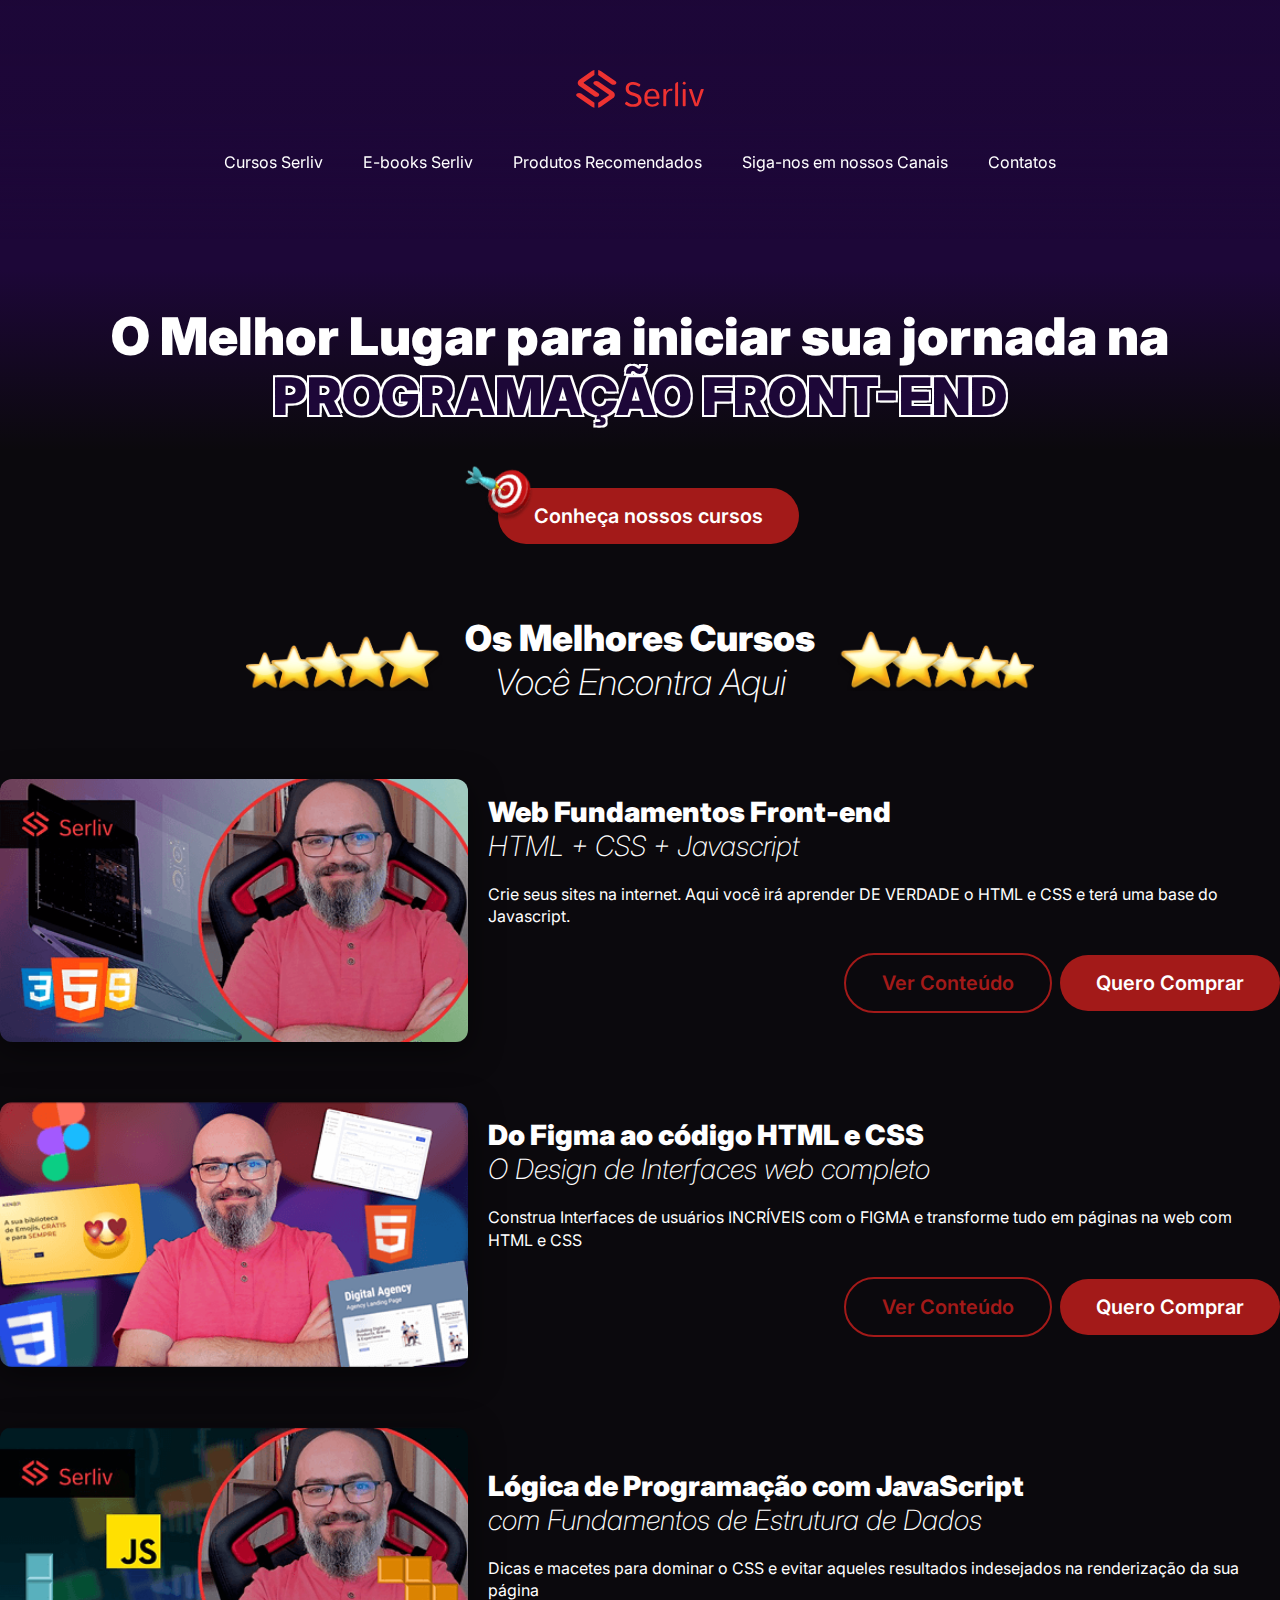
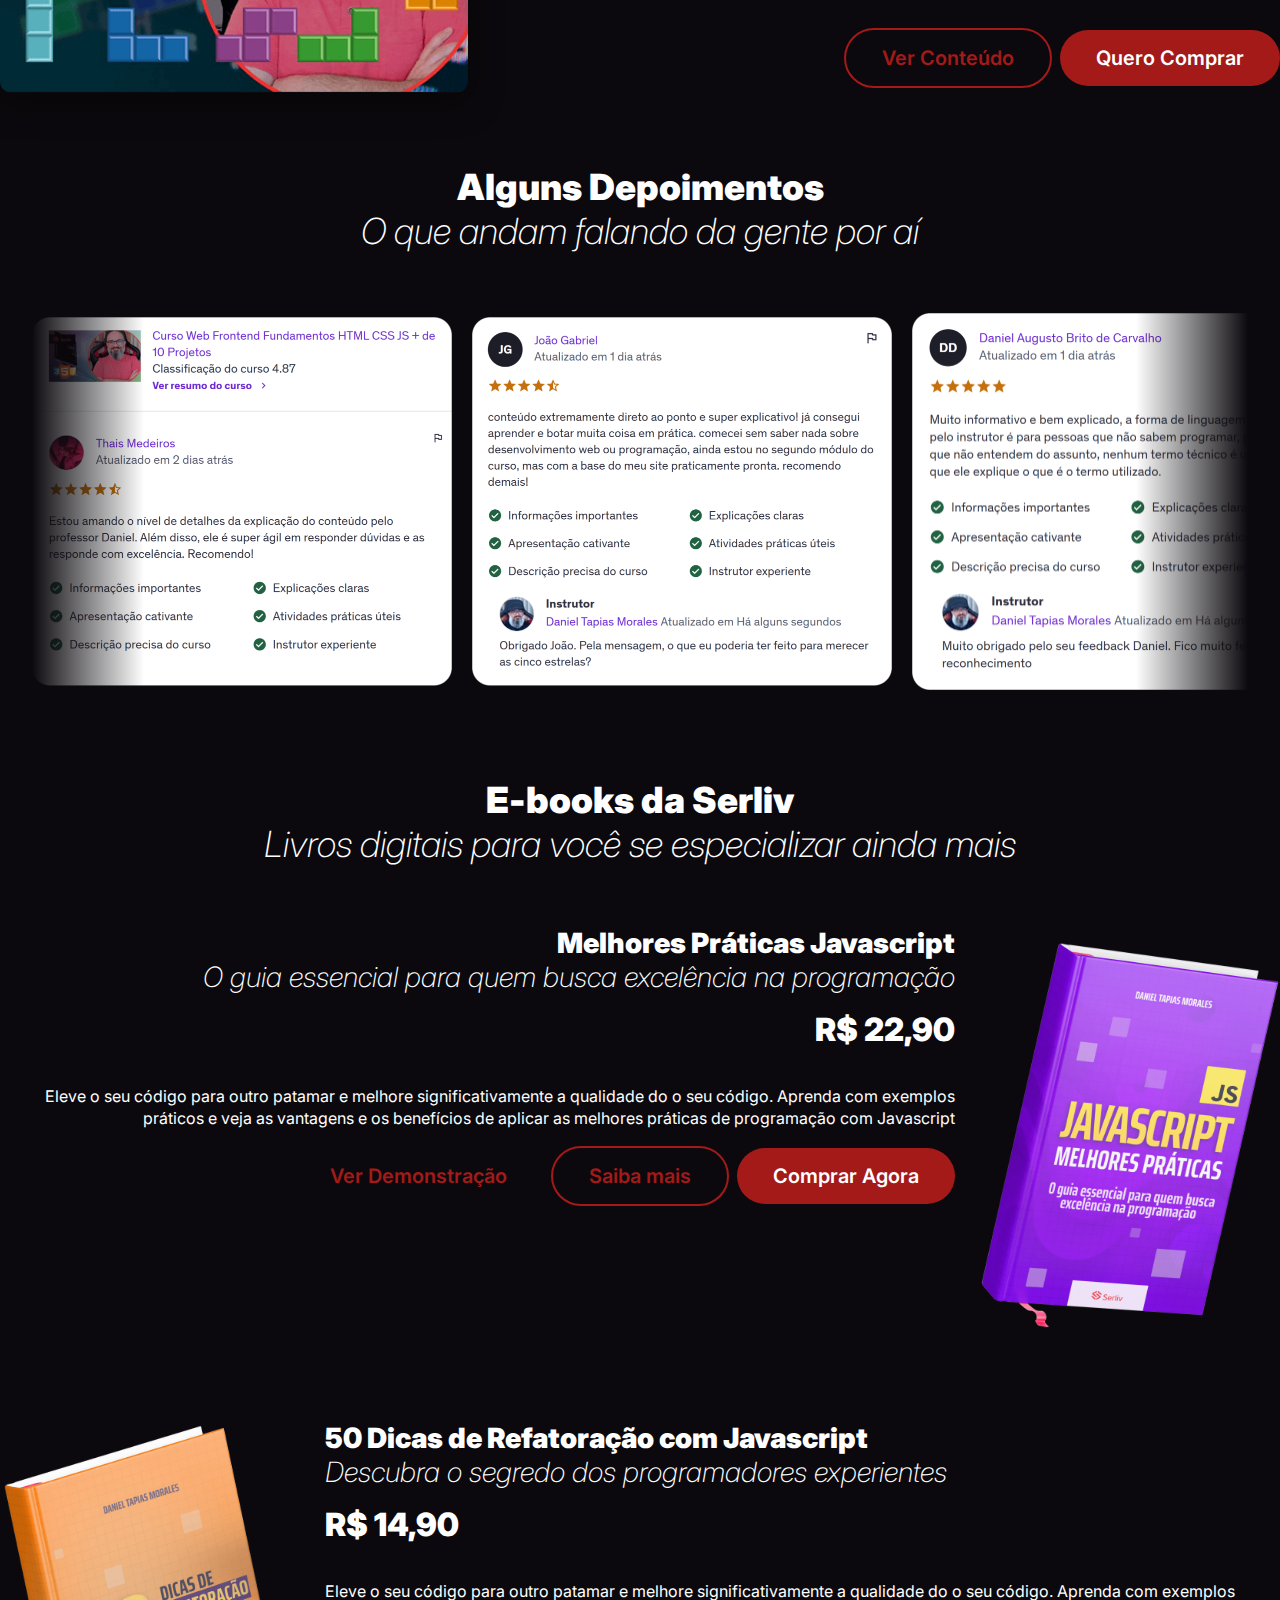
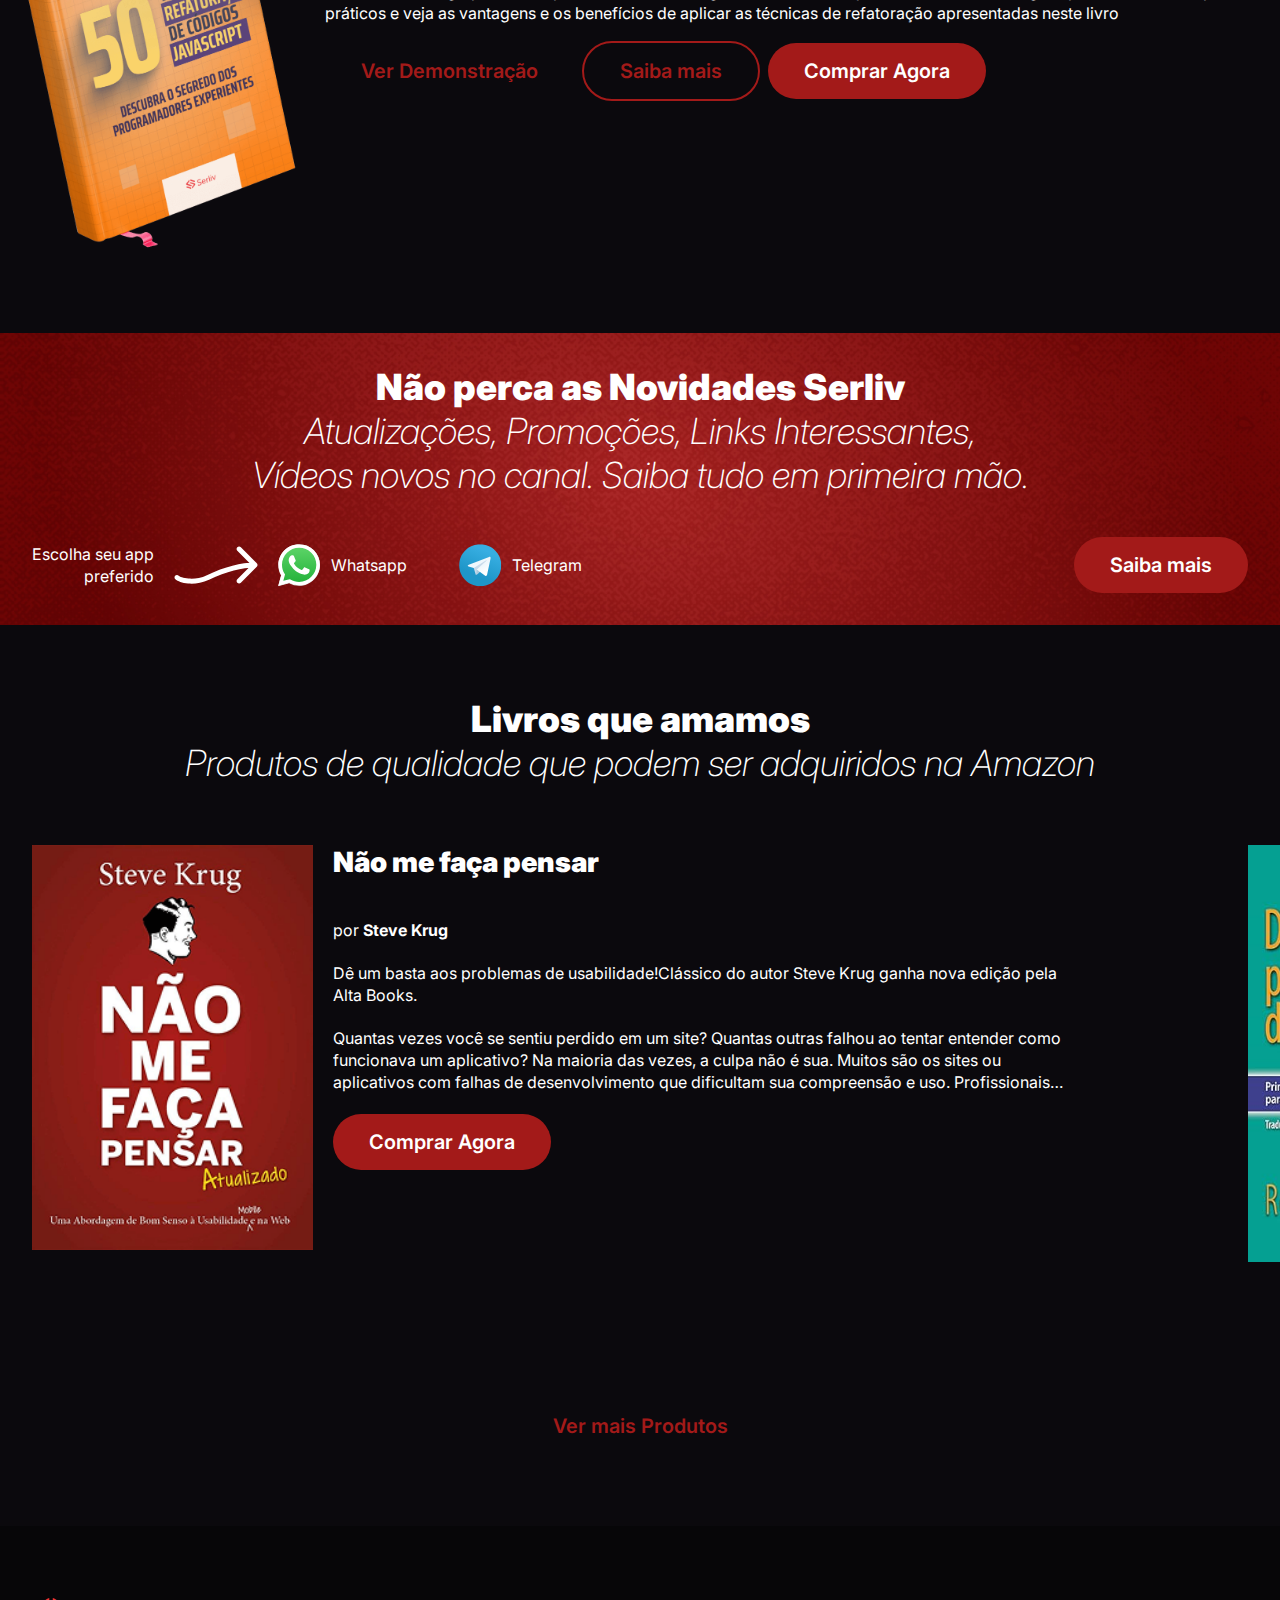
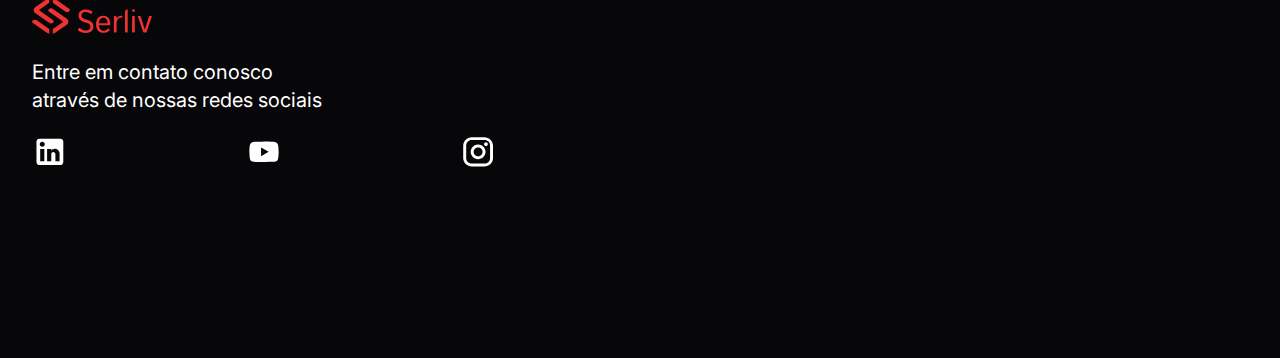
<file: index.html>
<!DOCTYPE html>
<html lang="pt-br">

<head>
    <meta charset="UTF-8">
    <meta name="viewport" content="width=device-width, initial-scale=1.0">
    <title>Serliv: Cursos e E-books de Programação Front-end</title>
    <meta name="description"
        content="Aprenda programação Front-end com os melhores cursos e e-books da Serliv. Domine HTML, CSS, JavaScript e Figma. Comece sua jornada agora!">
    <meta name="keywords"
        content="programação front-end, cursos front-end, e-books programação, HTML, CSS, JavaScript, Figma, desenvolvimento web, Serliv">
    <meta name="author" content="Serliv">
    <meta name="robots" content="index, follow">
    <link rel="canonical" href="https://serliv.com/index.html">

    <meta property="og:title" content="Serliv: Cursos e E-books de Programação Front-end">
    <meta property="og:description"
        content="Aprenda programação Front-end com os melhores cursos e e-books da Serliv. Domine HTML, CSS, JavaScript e Figma. Comece sua jornada agora!">
    <meta property="og:image" content="/images/serliv-og-image.png">
    <meta property="og:url" content="https://serliv.com/index.html">
    <meta property="og:type" content="website">


    <link rel="preconnect" href="https://fonts.googleapis.com">
    <link rel="preconnect" href="https://fonts.gstatic.com" crossorigin>
    <link
        href="https://fonts.googleapis.com/css2?family=Inter:ital,opsz,wght@0,14..32,100..900;1,14..32,100..900&display=swap"
        rel="stylesheet">

    <link rel="stylesheet" href="styles/estilo.css">

    <link rel="icon" href="/favicon.svg" type="image/svg+xml">
</head>

<body class="no-js" id="topo">

    <div class="logoicon md-hide">
        <div class="logoicon__logo"><a href="#"><img src="images/logo-serliv.svg" alt="Serliv Logotipo"></a></div>

        <a href="#" aria-hidden="true" role="button" tabIndex='-1'>
            <img src="images/menu-icon.svg" alt="menu icon" tabIndex='-1'>
        </a>
    </div>

    <header class="header">
        <div class="container">

            <div class="logoicon__logo sm-hide md-show"><a href="#"><img src="images/logo-serliv.svg"
                        alt="Serliv Logotipo"></a></div>

            <nav class="nav-menu">
                <ul>
                    <li><a href="#courses">Cursos Serliv</a></li>
                    <li><a href="#ebooks">E-books Serliv</a></li>
                    <li><a href="#amazon">Produtos Recomendados</a></li>
                    <li><a href="#channels">Siga-nos em nossos Canais</a></li>
                    <li><a href="#socialmedia">Contatos</a></li>
                </ul>
            </nav>
        </div>
    </header>

    <main>

        <section class="hero">
            <div class="container container-max-width">
                <h1 class="hero__title">O Melhor Lugar para iniciar sua jornada na <span
                        class="hero__title--upper">Programação <span class="no-wrap">Front-end</span></span></h1>
                <div><a href="#courses" class="btn hero__cta">Conheça nossos cursos</a></div>
            </div>
        </section>

        <section class="courses container container-max-width" id="courses">
            <div class="courses__title">
                <h2 class="h2">Os Melhores Cursos <span class="title--thin"> Você Encontra Aqui</span></h2>
            </div>
            <div class="courses__list">
                <article class="courses__card">
                    <img loading="lazy" src="images/cursos/curso-web-fundamentos.png" alt="" class="courses__card__img">

                    <div class="courses__card__content">
                        <h3 class="h3">Web Fundamentos Front-end <span class="title--thin">HTML + CSS +
                                Javascript</span> </h3>
                        <p>Crie seus sites na internet. Aqui você irá aprender DE VERDADE o HTML e CSS e terá uma base
                            do Javascript.</p>

                        <div class="courses__card__ctas">
                            <a href="https://www.udemy.com/course/curso-web-design-fundamentos-aprenda-html-css-e-javascript/?referralCode=B36B674DD7452AB44C7A&couponCode=CP-DESC-20250331"
                                class="btn btn--stroke">Ver Conteúdo</a>
                            <a href="https://www.udemy.com/course/curso-web-design-fundamentos-aprenda-html-css-e-javascript/?referralCode=B36B674DD7452AB44C7A&couponCode=CP-DESC-20250331"
                                class="btn">Quero Comprar</a>
                        </div>
                    </div>
                </article>

                <article class="courses__card">
                    <img loading="lazy" src="images/cursos/curso-figma-html-css.png" alt="" class="courses__card__img">

                    <div class="courses__card__content">

                        <h3 class="h3">Do Figma ao código HTML e CSS <span class="title--thin">O Design de Interfaces
                                web
                                completo</span>
                        </h3>
                        <p>Construa Interfaces de usuários INCRÍVEIS com o FIGMA e transforme tudo em páginas na web com
                            HTML e CSS</p>
                        <div class="courses__card__ctas">
                            <a href="https://www.udemy.com/course/curso-do-figma-ao-codigo-o-design-da-interface-web-completo/?referralCode=AA0F15781CD612D52A6D&couponCode=CP-DESC-20250331"
                                class="btn btn--stroke">Ver Conteúdo</a>
                            <a href="https://www.udemy.com/course/curso-do-figma-ao-codigo-o-design-da-interface-web-completo/?referralCode=AA0F15781CD612D52A6D&couponCode=CP-DESC-20250331"
                                class="btn">Quero Comprar</a>
                        </div>
                    </div>
                </article>
                <article class="courses__card">
                    <img loading="lazy" src="images/cursos/curso-logica-javascript.png" alt=""
                        class="courses__card__img">

                    <div class="courses__card__content">
                        <h3></h3>
                        <p></p>
                        <h3 class="h3">Lógica de Programação com JavaScript <span class="title--thin">com Fundamentos de
                                Estrutura de Dados</span>
                        </h3>
                        <p>Dicas e macetes para dominar o CSS e evitar aqueles resultados indesejados na renderização da
                            sua página</p>
                        <div class="courses__card__ctas">
                            <a href="https://www.udemy.com/course/logica-de-programacao-com-javascript-iniciando-no-frontend/?referralCode=90E65511BF3E1196B084&couponCode=CP-DESC-20250331"
                                class="btn btn--stroke">Ver Conteúdo</a>
                            <a href="https://www.udemy.com/course/logica-de-programacao-com-javascript-iniciando-no-frontend/?referralCode=90E65511BF3E1196B084&couponCode=CP-DESC-20250331"
                                class="btn">Quero Comprar</a>
                        </div>
                    </div>
                </article>
            </div>
        </section>

        <section class="testimonials">
            <div class="container">
                <h2 class="h2">Alguns Depoimentos <span class="title--thin">O que andam falando da gente por aí</span>
                </h2>
            </div>

            <section class="testimonials__carousel">
                <div class="testimonials__carousel__wrapper" tabindex="-1">
                    <img loading="lazy" src="images/depoimentos/depoimento01.png"
                        alt="Thais Medeiros - Estou amando o nivel de detalhes da explicagao do contetido pelo
                    professor Daniel. Além disso, ele é super agil em responder duvidas e as responde com exceléncia. Recomendo!">
                    <img loading="lazy" src="images/depoimentos/depoimento02.png" alt="Joao Gabriel - conteudo extremamente direto ao ponto e super explicativo! ja consegui                         aprender e botar muita coisa em pratica. comecei sem saber nada sobre
                        desenvolvimento web ou programagao, ainda estou no segundo médulo do curso, mas com a base do meu site praticamente pronta. recomendo
                        demais!">
                    <img loading="lazy" src="images/depoimentos/depoimento03.png" alt="Daniel Augusto Brito de Carvalho - Muito informativo e bem explicado, a forma de linguagem utilizada
                    pelo instrutor é para pessoas que nao sabem programar, para pessoas que nao entendem do assunto, nenhum termo técnico é utilizado sem
                    que ele explique o que é 0 termo utilizado.">
                    <img loading="lazy" src="images/depoimentos/depoimento04.png" alt="Aleandro Souza Silva - De cursos que ja fiz aqui, esse esta sendo um dos melhores, a didatica do
                        curso é excelente, realmente nao imaginava que eu iria entender bastante
                        conteudo em tao pouco tempo de estudo.show">
                    <img loading="lazy" src="images/depoimentos/depoimento05.png" alt="Jos Carlos Dos Santos - O professor tem uma otima didatica para ensinar, quem nao aprender com ele
                    nao aprende com mais ninguém, pois ele explica tudo de forma minuciosa e não basta assistir e fazer o curso uma Unica vez , faga e refaga tudo do zero até
                    aprender ! vocé compreender nao significa que vocé aprendeu !! Otimo curso por
                    um valor insignificante que sorte os jovens de hoje em dia tem">
                    <img loading="lazy" src="images/depoimentos/depoimento06.png" alt="Danilo Cesar Do Prado - Para quem nao sabe nada (tipo eu) estou achando bom, mas légico
                        que assistindo, fazendo os exercicios propostos em aula e tento fazer
                        alguns extras fora do curso">
                    <img loading="lazy" src="images/depoimentos/depoimento07.png" alt="Aleandro Souza Silva - De cursos que ja fiz aqui, esse esta sendo um dos melhores, a didatica do
                    curso é excelente, realmente nao imaginava que eu iria entender bastante
                    conteudo em tao pouco tempo de estudo.show">
                    <img loading="lazy" src="images/depoimentos/depoimento08.png" alt="Jhone Silva Osorio - Eu nunca imaginei, que seria tao gratificante estudar programagao, esta
                        sendo uma experiéncia extraordinaria.">
                </div>
            </section>
        </section>

        <section class="books container container-max-width" id="ebooks">
            <h2 class="h2">E-books da Serliv <span class="title--thin"> Livros digitais para você se especializar ainda
                    mais</span></h2>

            <div class="books__list">
                <article class="books__card">

                    <img src="images/livros/melhorias-js.png" srcset="
    images/livros/melhorias-js.png 199w,
    images/livros/melhorias-js-4x.png 794w" sizes="(min-width: 64rem) 49rem, 12.43rem" alt="" class="books__card__img"
                        loading="lazy" />


                    <div class="books__card__content">
                        <h3 class="h3">Melhores Práticas Javascript <span class="title--thin"> O guia essencial para
                                quem busca excelência na programação</span></h3>
                        <h4 class="books__card__price">R$ 22,90</h4>
                        <p>Eleve o seu código para outro patamar e melhore significativamente a qualidade do o seu
                            código. Aprenda com exemplos práticos e veja as vantagens e os benefícios de aplicar as
                            melhores práticas de programação com Javascript</p>

                        <div class="books__card__ctas">
                            <a href="https://drive.google.com/file/d/1xcwOqrZ287QyJivQ5qEngwfHOlJfB3HP/view?usp=sharing"
                                class="btn btn--ghost">Ver Demonstração</a>
                            <a href="melhores-praticas-js/" class="btn btn--stroke" target="_blank">Saiba mais</a>
                            <a href="https://pay.hotmart.com/W97225734H" class="btn">Comprar Agora</a>
                        </div>
                    </div>
                </article>

                <article class="books__card">

                    <img src="images/livros/refatoracao-js.png" srcset="
    images/livros/refatoracao-js.png 195w,
    images/livros/refatoracao-js-4x.png 776w" sizes="(min-width: 64rem) 49rem, 12.43rem" alt=""
                        class="books__card__img" loading="lazy" />

                    <div class="books__card__content">
                        <h3 class="h3">50 Dicas de Refatoração com Javascript <span class="title--thin"> Descubra o
                                segredo dos programadores experientes</span></h3>
                        <h4 class="books__card__price">R$ 14,90</h4>
                        <p>Eleve o seu código para outro patamar e melhore significativamente a qualidade do o seu
                            código. Aprenda com exemplos práticos e veja as vantagens e os benefícios de aplicar as
                            técnicas de refatoração apresentadas neste livro</p>

                        <div class="books__card__ctas">
                            <a href="https://drive.google.com/file/d/1yuLJ37psCx1CjL-WnVVq5V2GzcNn3WhU/view?usp=sharing"
                                class="btn btn--ghost">Ver Demonstração</a>
                            <a href="livro-refatoracao-javascript/" class="btn btn--stroke" target="_blank">Saiba
                                mais</a>
                            <a href="https://pay.hotmart.com/B92973901Y" class="btn">Comprar Agora</a>
                        </div>
                    </div>
                </article>
            </div>

        </section>

        <section class="news">
            <div id="channels"></div>
            <h2 class="h2">Não perca as Novidades Serliv <span class="title--thin">Atualizações, Promoções, Links
                    Interessantes, Vídeos novos no canal. Saiba tudo em primeira mão.</span></h2>
            <div class="news__content">
                <p class="news__disclaimer sm-sr-only">Escolha seu app <br> preferido</p>
                <img src="images/news-seta.svg" alt="" class="sm-hide md-show">
                <div class="news__whatsapp news_icon_btn">
                    <img src="images/whatsapp.svg" alt="Whatsapp logo">
                    <span class="sm-sr-only">Whatsapp</span>
                </div>
                <div class="news__Telegram news_icon_btn">
                    <img src="images/telegram.svg" alt="Telegram logo">
                    <span class="sm-sr-only">Telegram</span>
                </div>

                <a href="news/" class="btn" target="_blank">Saiba mais</a>
            </div>

        </section>

        <section class="books-others" id="amazon">
            <div class="container container-max-width">
                <h2 class="h2">Livros que amamos <span class="title--thin">Produtos de qualidade que podem ser
                        adquiridos na Amazon</span></h2>

            </div>
            <div class="books-others__carousel" data-carousel-indicators="book-others-indicators">
                <button class="carousel-btn prev sm-hide lg-show" data-carousel-prev>
                    <img src="images/arrow-carousel.png" alt="seta icon carrossel">
                </button>
                <div class="books-others__wrapper" data-carousel-wrapper>
                    <article class="books-others__card" data-carousel-items>
                        <img loading="lazy" src="images/livros/nao-me-faca-pensar.png"
                            alt="capa do livro não me faça pensar - Steve Krug" class="books-others__card__img">

                        <div class="books-others__card__content">
                            <h3 class="h3">Não me faça pensar </h3>
                            <p>por <strong>Steve Krug</strong></p>
                            <div class="books__card__description sm-sr-only">
                                <p>
                                    Dê um basta aos problemas de usabilidade!Clássico do autor Steve Krug ganha nova
                                    edição pela Alta Books.</p>
                                <p>
                                    Quantas vezes você se sentiu perdido em um site? Quantas outras falhou ao tentar
                                    entender como funcionava um aplicativo? Na maioria das vezes, a culpa não é sua.
                                    Muitos são os sites ou aplicativos com falhas de desenvolvimento que dificultam
                                    sua compreensão e uso. Profissionais de usabilidade estão aí para assegurar que
                                    isso não aconteça, indo na raiz do problema, identificando através de testes os
                                    pontos em que os usuários "travam" e propondo soluções.</p>
                                <p>
                                    Steve Krug trabalha como consultor de usabilidade desde os tempos da conexão
                                    discada. Sua experiência no comando da Advanced Common Sense o levou a escrever
                                    um livro. Não Me Faça Pensar foi lançado em 2002 e até hoje é mencionado quando
                                    o assunto são publicações de informática que fizeram história. O passar dos anos
                                    e o desenvolvimento de novas tecnologias levaria Krug a atualizar a obra. A
                                    segunda edição de Não Me Faça Pensar veria a luz do dia em 2008.
                                </p>
                            </div>
                            <a href="https://amzn.to/4igrq0H" class="btn">Comprar Agora</a>
                        </div>
                    </article>

                    <article class="books-others__card" data-carousel-items>
                        <img loading="lazy" src="images/livros/design_pra_nao_designer.jpg"
                            alt="capa do livro Design para quem não é Designer - Robin Williams"
                            class="books-others__card__img">

                        <div class="books-others__card__content">
                            <h3 class="h3">Design para quem não é Designer</h3>
                            <p>por <strong>Robin Williams</strong></p>
                            <div class="books__card__description sm-sr-only">
                                <p>
                                    Princípios de design e tipografia para iniciantes.</p>
                                <p>
                                    Robin Williams, de maneira clara e didática, ensina que qualquer pessoa pode
                                    elaborar páginas com uma estética melhor. Por ser um livro de design para leigos, a
                                    autora dá dicas e ensina truques para as mais variadas situações do dia a dia, que
                                    vão desde a elaboração de um simples panfleto até a elaboração de um jornal.</p>

                            </div>
                            <a href="https://amzn.to/4hF5j2V" class="btn">Comprar Agora</a>
                        </div>
                    </article>

                    <article class="books-others__card" data-carousel-items>
                        <img loading="lazy" src="images/livros/psicologia-das-cores.jpg"
                            alt="capa do livro A psicologia das cores: Como as cores afetam a emoção e a razão - Eva Heller"
                            class="books-others__card__img">

                        <div class="books-others__card__content">
                            <h3 class="h3">A psicologia das cores </h3>
                            <p>por <strong>Eva Heller</strong></p>
                            <div class="books__card__description sm-sr-only">
                                <p>
                                    Como as cores afetam a emoção e a razão.</p>
                                <p>
                                    Este livro aborda a relação das cores com os nossos sentimentos e mostra como as
                                    duas coisas não se combinam por acaso, já que as relações entre ambas não são apenas
                                    questões de gosto, mas sim experiências universais profundamente enraizadas na nossa
                                    linguagem e no nosso pensamento. </p>
                                <p>
                                    Organizada em treze capítulos, correspondentes a
                                    treze cores diferentes, a obra oferece um rico painel de informações sobre as cores:
                                    de ditados e saberes populares até sua utilização na área de design de produto, os
                                    diversos testes baseados em cores, as terapias cromáticas, a manipulação de pessoas,
                                    os nomes e sobrenomes relacionados com as cores etc. A diversidade desta abordagem
                                    faz do trabalho de Eva Heller uma ferramenta indispensável para todos os que
                                    trabalham com cores: artistas, terapeutas, designers gráficos e industriais,
                                    decoradores, arquitetos, designers de moda, publicitários, entre outros.
                                </p>
                            </div>
                            <a href="https://amzn.to/420UWkb" class="btn">Comprar Agora</a>
                        </div>
                    </article>

                    <article class="books-others__card" data-carousel-items>
                        <img loading="lazy" src="images/livros/algoritmos.jpg"
                            alt="capa do livro Algoritmos e Lógica de Programação - Marco A. Furlan de Souza e + 3"
                            class="books-others__card__img">

                        <div class="books-others__card__content">
                            <h3 class="h3">Algoritmos e Lógica de Programação </h3>
                            <p>por <strong>Marco A. Furlan de Souza e + 3 autores</strong></p>
                            <div class="books__card__description sm-sr-only">
                                <p>
                                    Com linguagem simples e didática – sem, no entanto, fugir da complexidade do assunto
                                    –, o livro procura tornar prática a lógica de programação, além de mostrar aos
                                    estudantes um caminho mais adequado na construção dos algoritmos. O desenvolvimento
                                    do raciocínio lógico e da abstração de procedimentos e dados são as maiores
                                    dificuldades para os estudantes dos cursos introdutórios. Nesse sentido, os autores
                                    resolvem os problemas propostos passo a passo, apresentando todos os conceitos
                                    envolvidos por meio de fluxogramas e em conjunto com pseudocódigos.</p>

                            </div>
                            <a href="https://amzn.to/4bEwQ31" class="btn">Comprar Agora</a>
                        </div>
                    </article>

                    <article class="books-others__card" data-carousel-items>
                        <img loading="lazy" src="images/livros/Logica-Programacao-com-Javascript.jpg"
                            alt="capa do livro Lógica de Programação e Algoritmos com JavaScript - Edécio Fernando Iepsen"
                            class="books-others__card__img">

                        <div class="books-others__card__content">
                            <h3 class="h3">Lógica de Programação e Algoritmos com JavaScript </h3>
                            <p>por <strong>Edécio Fernando Iepsen</strong></p>
                            <div class="books__card__description sm-sr-only">
                                <p>
                                    Uma Introdução à Programação de Computadores com Exemplos e Exercícios</p>
                                <p>
                                    Os conteúdos abordados em Lógica de Programação e Algoritmos são fundamentais a
                                    todos aqueles que desejam ingressar no universo da Programação de Computadores.
                                    Esses conteúdos, no geral, impõem algumas dificuldades aos iniciantes. Neste livro,
                                    o autor utiliza sua experiência de mais de 15 anos em lecionar a disciplina de
                                    Algoritmos em cursos de graduação, para trabalhar o assunto passo a passo. Cada
                                    capítulo foi cuidadosamente planejado a fim de evitar a sobrecarga de informações ao
                                    leitor, com exemplos e exercícios de fixação para cada assunto.
                                    Os exemplos e exercícios são desenvolvidos em JavaScript, linguagem amplamente
                                    utilizada no desenvolvimento de páginas para a internet. Rodar os programas
                                    JavaScript não exige nenhum software adicional; é preciso apenas abrir a página em
                                    seu navegador favorito.
                                </p>

                            </div>
                            <a href="https://amzn.to/41FqD2f" class="btn">Comprar Agora</a>
                        </div>
                    </article>

                    <article class="books-others__card" data-carousel-items>
                        <img loading="lazy" src="images/livros/entendendo-algoritmos.jpg"
                            alt="capa do livro Entendendo Algoritmos: Um Guia Ilustrado Para Programadores e Outros Curiosos - Aditya Y. Bhargava"
                            class="books-others__card__img">

                        <div class="books-others__card__content">
                            <h3 class="h3">Entendendo Algoritmos
                            </h3>
                            <p>por <strong>Aditya Y. Bhargava</strong></p>
                            <div class="books__card__description sm-sr-only">
                                <p>
                                    Um guia ilustrado para programadores e outros curiosos.</p>
                                <p>
                                    Um algoritmo nada mais é do que um procedimento passo a passo para a resolução de um
                                    problema. Os algoritmos que você mais utilizará como um programador já foram
                                    descobertos, testados e provados. Se você quer entendê-los, mas se recusa a estudar
                                    páginas e mais páginas de provas, este é o livro certo. Este guia cativante e
                                    completamente ilustrado torna simples aprender como utilizar os principais
                                    algoritmos nos seus programas.
                                </p>

                                <p>
                                    O livro Entendendo Algoritmos apresenta uma abordagem agradável para esse tópico
                                    essencial da ciência da computação. Nele, você aprenderá como aplicar algoritmos
                                    comuns nos problemas de programação enfrentados diariamente. Você começará com
                                    tarefas básicas como a ordenação e a pesquisa. Com a prática, você enfrentará
                                    problemas mais complexos, como a compressão de dados e a inteligência artificial.
                                    Cada exemplo é apresentado em detalhes e inclui diagramas e códigos completos em
                                    Python. Ao final deste livro, você terá dominado algoritmos amplamente aplicáveis e
                                    saberá quando e onde utilizá-los.
                                </p>

                            </div>
                            <a href="https://amzn.to/4iHY3Em" class="btn">Comprar Agora</a>
                        </div>
                    </article>
                </div>
                <button class="carousel-btn next sm-hide lg-show" data-carousel-next>
                    <img src="images/arrow-carousel.png" alt="seta icon carrossel">
                </button>
            </div>
            <div class="carousel-indicators" id="book-others-indicators"></div>

            <a href="http://amazon.com.br/shop/serliv" class="btn btn--ghost btn--center">Ver mais Produtos</a>
        </section>

    </main>

    <footer class="footer" id="socialmedia">

        <div class="container">

            <img src="images/logo-serliv.svg" alt="Serliv logotipo" class="footer__logo">

            <p>Entre em contato conosco através de nossas redes sociais</p>

            <ul class="footer__socialLinks">
                <li><a href="http://www.linkedin.com/in/serliv"> <img src="images/mdi_linkedin.svg" alt=""> <span
                            class="sr-only">Linkedin</span></a>
                </li>
                <li><a href="https://www.youtube.com/@serliv"> <img src="images/mdi_youtube.svg" alt=""> <span
                            class="sr-only">Youtube</span></a></li>
                <li><a href="https://www.instagram.com/serlivcursos/"> <img src="images/mdi_instagram.svg" alt=""><span
                            class="sr-only">Instagram </span></a>
                </li>
            </ul>
        </div>
    </footer>

    <script src="js/depoimentos.js"></script>
    <script src="js/carousel.js"></script>
    <script src="js/heroParallax.js"></script>

    <script>
        document.body.classList.replace("no-js", "js")

        setupTestimonials({ wrapper: ".testimonials__carousel__wrapper", items: "img" })
        new Carousel(".books-others__carousel").init()
        setupHeroParallax(".hero")

    </script>

</body>

</html>
</file>
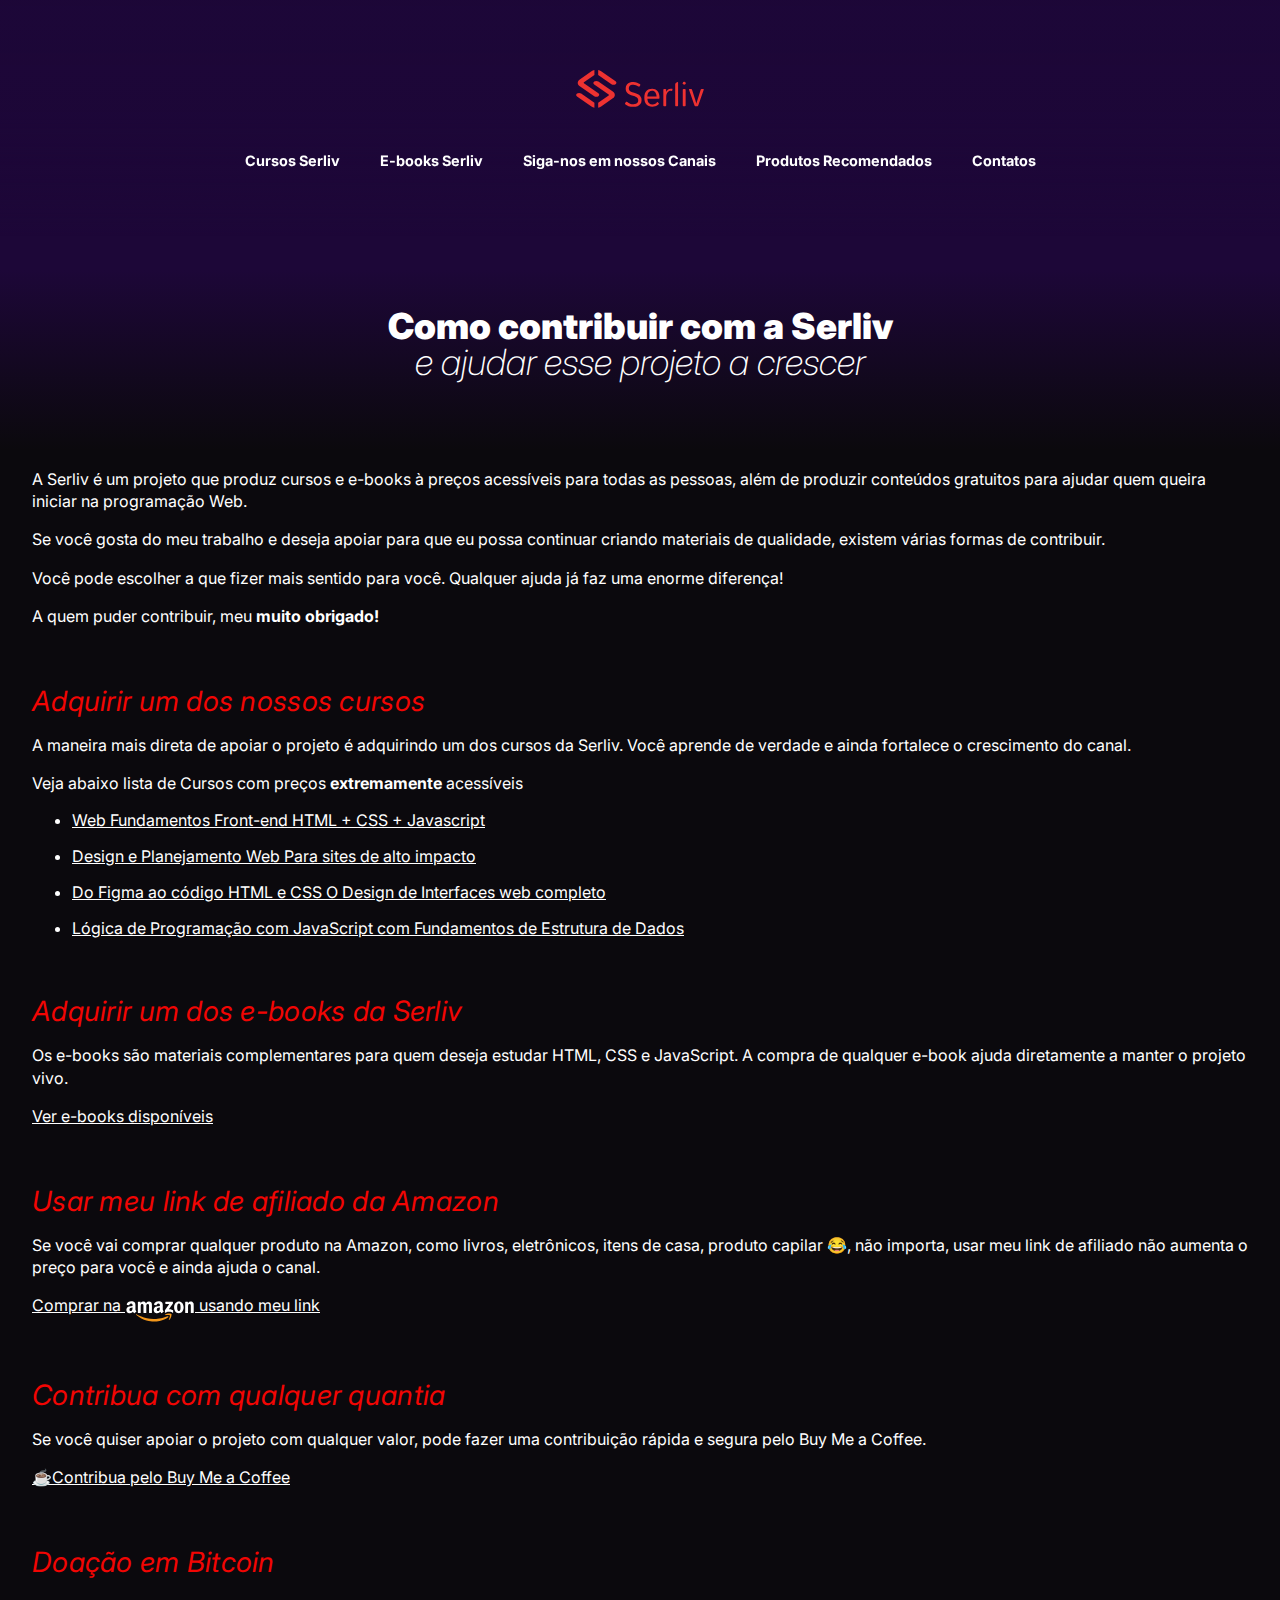
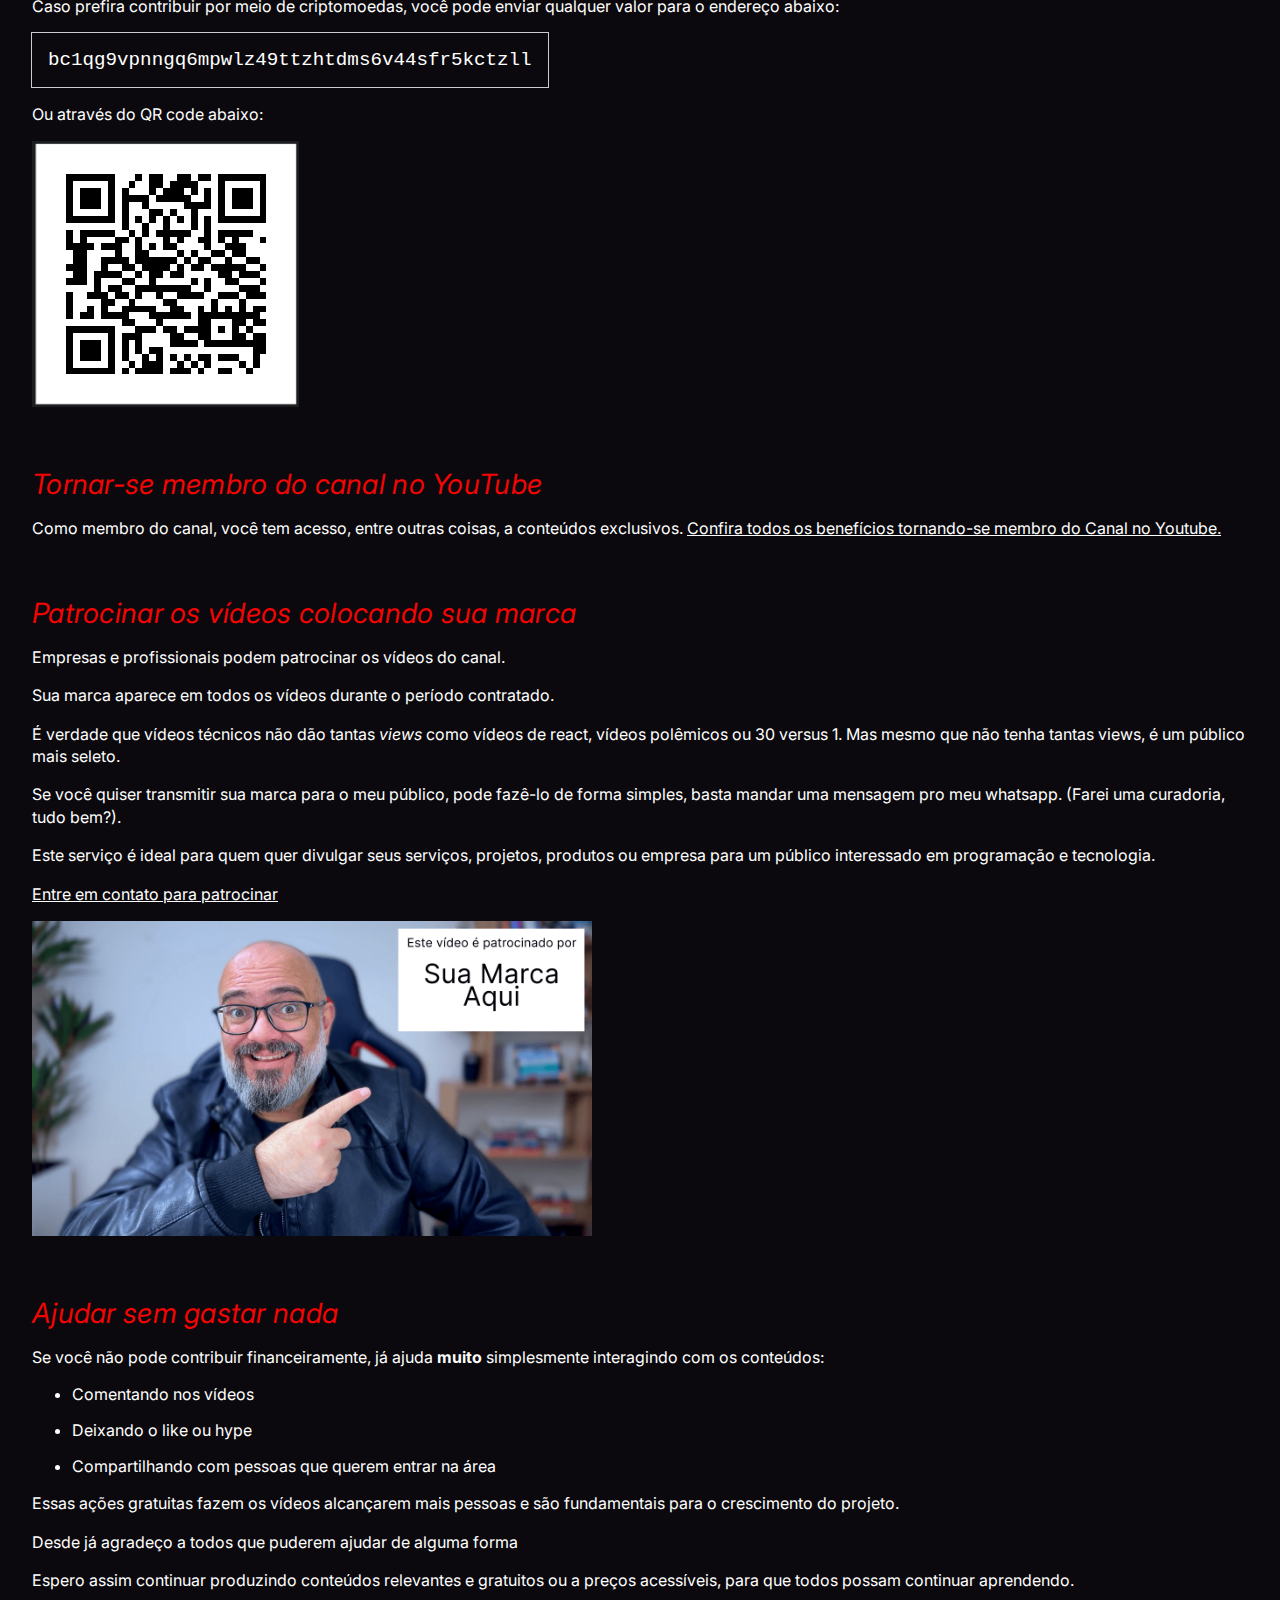
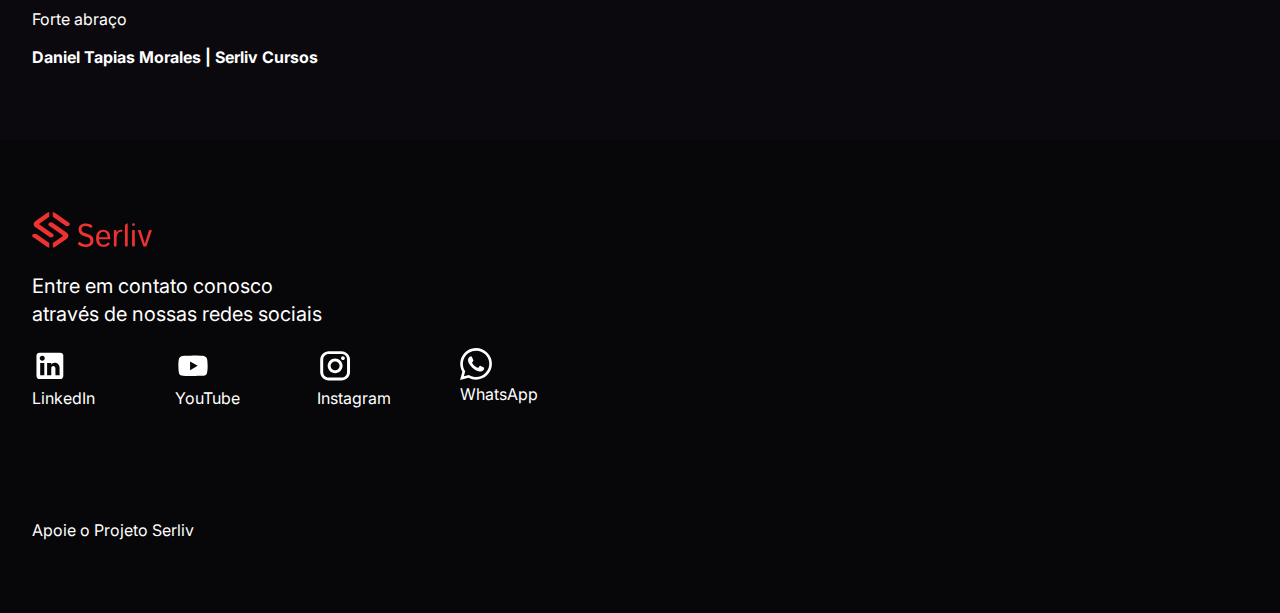
<file: contribua/index.html>
<!DOCTYPE html>
<html lang="pt-br">

<head>
    <!-- Google tag (gtag.js) -->
    <script async src="https://www.googletagmanager.com/gtag/js?id=G-02ZRY2HD1E"></script>
    <script>
        window.dataLayer = window.dataLayer || [];
        function gtag() { dataLayer.push(arguments); }
        gtag('js', new Date());

        gtag('config', 'G-02ZRY2HD1E');
    </script>
    <meta charset="UTF-8">
    <meta name="viewport" content="width=device-width, initial-scale=1.0">
    <title>Serliv: Cursos e E-books de Programação Front-end</title>
    <meta name="description"
        content="Aprenda programação Front-end com os melhores cursos e e-books da Serliv. Domine HTML, CSS, JavaScript e Figma. Comece sua jornada agora!">
    <meta name="keywords"
        content="programação front-end, cursos front-end, e-books programação, HTML, CSS, JavaScript, Figma, desenvolvimento web, Serliv">
    <meta name="author" content="Serliv">
    <meta name="robots" content="index, follow">
    <link rel="canonical" href="https://serliv.com/index.html">

    <meta property="og:title" content="Serliv: Cursos e E-books de Programação Front-end">
    <meta property="og:description"
        content="Aprenda programação Front-end com os melhores cursos e e-books da Serliv. Domine HTML, CSS, JavaScript e Figma. Comece sua jornada agora!">
    <meta property="og:image" content="/../images/serliv-og-image.png">
    <meta property="og:url" content="https://serliv.com/index.html">
    <meta property="og:type" content="website">


    <link rel="preconnect" href="https://fonts.googleapis.com">
    <link rel="preconnect" href="https://fonts.gstatic.com" crossorigin>
    <link
        href="https://fonts.googleapis.com/css2?family=Inter:ital,opsz,wght@0,14..32,100..900;1,14..32,100..900&display=swap"
        rel="stylesheet">

    <!-- <link rel="stylesheet" href="styles/estilo.css"> -->
    <link rel="preload" href="./../styles/estilo-aboveTheFold.css" as="style">
    <link rel="stylesheet" href="./../styles/estilo-aboveTheFold.css">
    <link rel="preload" href="./../styles/estilo.css" as="style" onload="this.onload=null;this.rel='stylesheet'">
    <noscript>
        <link rel="stylesheet" href="./../styles/estilo.css">
    </noscript>

    <style>
        .contribuir .h3 {
            text-align: left;
            color: #F20503;
            letter-spacing: .01em;
            font-weight: 400;
            font-style: italic;
        }

        .contribuir p {
            margin: revert;
        }

        .contribuir ul {
            margin: revert;
            padding: revert;
        }

        .contribuir li+li {
            margin-top: 1rem;
        }

        .contribuir pre {
            outline: 1px solid #ccc;
            display: inline-block;
            padding: 1rem;
        }

        @media screen and (width > 64em) {
            .contribuir pre {
                font-size: 1.2rem;
            }
        }

        .contribuir a {
            text-decoration: revert;

            img {
                vertical-align: bottom;
                vertical-align: -webkit-baseline-middle;
            }
        }

        .contrib-item {
            margin-top: 3.5rem;
        }

        .img-patrocinio {
            max-width: 560px;
            width: 100%;
        }
    </style>
    <link rel="icon" href="/favicon.svg" type="image/svg+xml">
</head>

<body class="no-js" id="topo">

    <div class="logoicon md-hide">
        <div class="logoicon__logo"><a href="../index.html"><img src="../images/logo-serliv.svg"
                    alt="Serliv Logotipo"></a></div>

        <button class="hamburger" data-hamburger-toggle tabindex="0">
            <img src="../images/menu-icon.svg" alt="ícone de menu" class="hamburger__icon">
        </button>
    </div>

    <header class="header">
        <div class="container">

            <div class="logoicon__logo sm-hide md-show"><a href="../index.html"><img src="../images/logo-serliv.svg"
                        alt="Serliv Logotipo"></a></div>

            <nav class="nav-menu">
                <ul>
                    <li><a href="../index.html#courses">Cursos Serliv</a></li>
                    <li><a href="../index.html#ebooks">E-books Serliv</a></li>
                    <li><a href="../index.html#channels">Siga-nos em nossos Canais</a></li>
                    <li><a href="../index.html#amazon">Produtos Recomendados</a></li>
                    <li><a href="../index.html#socialmedia">Contatos</a></li>
                </ul>
                <div class="menu-active-bar"></div>
            </nav>
        </div>
    </header>

    <main class="container">


        <h1 class="h2">Como contribuir com a Serliv <span class="title--thin"> e ajudar esse projeto
                a crescer</span></h1>

        <div class="contribuir">

            <p>
                A Serliv é um projeto que produz cursos e e-books à preços acessíveis para todas as pessoas, além de
                produzir conteúdos
                gratuitos para ajudar
                quem queira iniciar na programação Web.
            </p>
            <p>
                Se você gosta do meu trabalho e deseja apoiar para que eu possa continuar criando materiais de
                qualidade, existem várias formas de contribuir.
            </p>
            <p>
                Você pode escolher a que fizer mais sentido para você. Qualquer ajuda já faz uma enorme diferença!
            </p>
            <p>A quem puder contribuir, meu <b>muito obrigado!</b> </p>

            <section class="contrib-item">
                <h2 class="h3"> Adquirir um dos nossos cursos</h2>
                <p>
                    A maneira mais direta de apoiar o projeto é adquirindo um dos cursos da Serliv.
                    Você aprende de verdade e ainda fortalece o crescimento do canal.
                </p>
                <p class="h4">Veja abaixo lista de Cursos com preços <b>extremamente</b> acessíveis</p>
                <ul>
                    <li>
                        <!-- <h3 class="h5"> -->
                        <a href="https://www.udemy.com/payment/checkout/express/course/1616938/?discountCode=CP-DESC-20260102"
                            data-modal-cupom data-modal-title="Web Fundamentos Front-end: HTML + CSS + Javascript"
                            data-modal-product-url="https://www.udemy.com/course/curso-web-design-fundamentos-aprenda-html-css-e-javascript/?referralCode=B36B674DD7452AB44C7A&couponCode=CP-DESC-20260102">Web
                            Fundamentos Front-end HTML + CSS + Javascript</a>
                        <!-- </h3> -->

                    </li>
                    <li>
                        <!-- <h3 class="h5"> -->
                        <a href="https://www.udemy.com/payment/checkout/express/course/6804285/?discountCode=CP-DESC-20260102"
                            data-modal-cupom data-modal-title="Design e Planejamento Web Para sites de alto impacto"
                            data-modal-product-url="https://www.udemy.com/course/design-e-planejamento-web-para-sites-de-alto-nivel/?referralCode=3C33D18BA1C270B373F9&couponCode=CP-DESC-20260102">
                            Design e Planejamento Web Para sites de alto impacto</a>
                        <!-- </h3> -->
                    </li>
                    <li>
                        <!-- <h3 class="h5"> -->
                        <a href="https://www.udemy.com/payment/checkout/express/course/4747076/?discountCode=CP-DESC-20260102"
                            data-modal-cupom
                            data-modal-title="Do Figma ao código HTML e CSS O Design de Interfaces web completo"
                            data-modal-product-url="https://www.udemy.com/course/curso-do-figma-ao-codigo-o-design-da-interface-web-completo/?referralCode=AA0F15781CD612D52A6D&couponCode=CP-DESC-20260102">
                            Do Figma ao código HTML e CSS O Design de Interfaces web completo</a>
                        <!-- </h3> -->
                    </li>
                    <li>
                        <!-- <h3 class="h5"> -->
                        <a href="https://www.udemy.com/payment/checkout/express/course/1337284/?discountCode=CP-DESC-20260102"
                            data-modal-cupom
                            data-modal-title="Lógica de Programação com JavaScript com Fundamentos de Estrutura de Dados"
                            data-modal-product-url="https://www.udemy.com/course/logica-de-programacao-com-javascript-iniciando-no-frontend/?referralCode=90E65511BF3E1196B084&couponCode=CP-DESC-20260102">
                            Lógica de Programação com JavaScript com Fundamentos de Estrutura de Dados</a>
                        <!-- </h3> -->
                    </li>
                </ul>
            </section>

            <dialog id="cupomModal" class="cupom-dialog" closedby="any">
                <form method="dialog">
                    <h3>Antes de continuar... 👇</h3>
                    <p>
                        Se ainda não tiver uma conta na <strong>Udemy</strong>, <a id="crie-conta-udemy"
                            href="https://www.udemy.com/join/signup-popup/" target="_blank">crie uma antes de finalizar
                            a compra</a>.</p>
                    <p>
                        Verifique também se o <strong>cupom do instrutor <i> CP-DESC-20260102 </i> está
                            aplicado</strong>. Isso garante
                        que você pagará o valor promocional e que o instrutor receba sua comissão corretamente.
                    </p>
                    <img src="../images/cupom-udemy-aplicado.png"
                        alt="Certifique-se de que o texto 'Código do Instrutor' foi aplicado antes de efetuar a compra no site da Udemy">
                    <p class="alerta">
                        ⚠️ O preço pode variar se você acessar diretamente pelo site da Udemy.
                    </p>
                    <label class="nao-mostrar">
                        <input type="checkbox" id="naoMostrar" data-modal-checkbox> Não mostrar esta mensagem novamente
                    </label>

                    <div class="acoes">
                        <!-- <button id="continuarBtn" class="continuar">Entendi, continuar</button> -->
                        <a href="" id="continarCompra" class="continuar">Já tenho uma conta na Udemy. Quero comprar</a>
                    </div>
                </form>
            </dialog>

            <section class="contrib-item">
                <h2 class="h3">Adquirir um dos e-books da Serliv</h2>
                <p>
                    Os e-books são materiais complementares para quem deseja estudar HTML, CSS e JavaScript.
                    A compra de qualquer e-book ajuda diretamente a manter o projeto vivo.
                </p>
                <p><a href="../index.html#ebooks">Ver e-books disponíveis</a></p>
            </section>

            <section class="contrib-item">
                <h2 class="h3">Usar meu link de afiliado da Amazon</h2>
                <p>
                    Se você vai comprar qualquer produto na Amazon, como livros, eletrônicos, itens de casa, produto
                    capilar 😂, não importa, usar meu link de afiliado não aumenta o preço para você e ainda ajuda o
                    canal.
                </p>
                <p><a href="https://amazon.com.br/shop/serliv">Comprar na <span class="sr-only">Amazon</span> <img
                            width="70" src="../images/logo-amazon.svg" alt="" aria-hidden="true"> usando meu link</a>
                </p>
            </section>

            <section class="contrib-item">
                <h2 class="h3">Contribua com qualquer quantia</h2>
                <p>
                    Se você quiser apoiar o projeto com qualquer valor, pode fazer uma contribuição rápida e segura pelo
                    Buy Me a Coffee.
                </p>
                <p>
                    <a href="https://buymeacoffee.com/tapmorales" target="_blank" rel="noopener noreferrer">
                        ☕Contribua
                        pelo Buy Me a Coffee</a>
                </p>
            </section>

            <section class="contrib-item">
                <h2 class="h3">Doação em Bitcoin</h2>
                <p>
                    Caso prefira contribuir por meio de criptomoedas, você pode enviar qualquer valor para o
                    endereço abaixo:
                </p>
                <pre>bc1qg9vpnngq6mpwlz49ttzhtdms6v44sfr5kctzll</pre>
                <p>Ou através do QR code abaixo:</p>
                <img src="../images/bc1qg9vpnngq6mpwlz49ttzhtdms6v44sfr5kctzll.png"
                    alt="QR Code da carteira de Bitcoin bc1qg9vpnngq6mpwlz49ttzhtdms6v44sfr5kctzll">
            </section>

            <section class="contrib-item">
                <h2 class="h3">Tornar-se membro do canal no YouTube</h2>
                <p>
                    Como membro do canal, você tem acesso, entre outras coisas, a conteúdos exclusivos. <a
                        href="https://www.youtube.com/channel/UCPstMzE8bHIah0swMZL2mIg/join">Confira todos os benefícios
                        tornando-se membro do Canal no Youtube. </a>
                </p>

            </section>

            <section class="contrib-item">
                <h2 class="h3">Patrocinar os vídeos colocando sua marca</h2>
                <p>
                    Empresas e profissionais podem patrocinar os vídeos do canal.</p>
                <p>
                    Sua marca aparece em todos os vídeos durante o período contratado.
                </p>
                <p>É verdade que vídeos técnicos não dão tantas <i>views</i> como vídeos de react, vídeos polêmicos ou
                    30 versus 1. Mas mesmo que não tenha tantas views, é um público mais seleto.</p>
                <p>Se você quiser transmitir sua marca para o meu público, pode fazê-lo de forma simples, basta mandar
                    uma mensagem pro meu whatsapp. (Farei uma curadoria, tudo bem?).</p>

                <p>
                    Este serviço é ideal para quem quer divulgar seus serviços, projetos, produtos ou empresa para um
                    público
                    interessado em programação e tecnologia.
                </p>
                <p><a href="https://wa.me/351966538588" target="_blank" rel="noopener noreferrer">Entre em contato para
                        patrocinar</a></p>
                <img src="../images/sua-marca.png" alt="Divulgue a sua marca nos vídeos da Serliv"
                    class="img-patrocinio">
            </section>

            <section class="contrib-item">
                <h2 class="h3">Ajudar sem gastar nada</h2>
                <p>
                    Se você não pode contribuir financeiramente, já ajuda <b>muito</b> simplesmente interagindo com os
                    conteúdos:
                </p>
                <ul>
                    <li>Comentando nos vídeos</li>
                    <li>Deixando o like ou hype</li>
                    <li>Compartilhando com pessoas que querem entrar na área</li>
                </ul>
                <p>
                    Essas ações gratuitas fazem os vídeos alcançarem mais pessoas e são fundamentais para o
                    crescimento do projeto.
                </p>
                <p>Desde já agradeço a todos que puderem ajudar de alguma forma</p>
                <p>Espero assim continuar produzindo conteúdos relevantes e gratuitos ou a preços acessíveis, para que
                    todos possam continuar aprendendo.
                </p>
                <p>Forte abraço</p>

                <p><strong>Daniel Tapias Morales | Serliv Cursos</strong></p>
            </section>

        </div>
    </main>

    <footer class="footer">
        <div class="container">

            <img src="../images/logo-serliv.svg" alt="Serliv logotipo" class="footer__logo">

            <p>Entre em contato conosco através de nossas redes sociais</p>

            <ul class="footer__socialLinks">
                <li>
                    <a href="http://www.linkedin.com/in/serliv">
                        <img src="../images/mdi_linkedin.svg" alt="">
                        <span>LinkedIn</span>
                    </a>
                </li>

                <li>
                    <a href="https://www.youtube.com/@serliv">
                        <img src="../images/mdi_youtube.svg" alt="">
                        <span>YouTube</span>
                    </a>
                </li>

                <li>
                    <a href="https://www.instagram.com/serlivcursos/">
                        <img src="../images/mdi_instagram.svg" alt="">
                        <span>Instagram</span>
                    </a>
                </li>

                <li>
                    <a href="https://wa.me/351000000000">
                        <img src="../images/whatsapp-icomoon.svg" alt="">
                        <span>WhatsApp</span>
                    </a>
                </li>
            </ul>

        </div>

        <div class="container">

            <a class="footer__supportLink" href="/contribua">Apoie o Projeto Serliv</a>
        </div>
    </footer>


    <!-- <script src="js/depoimentos.js"></script> -->
    <!-- <script src="js/carousel.js"></script> -->
    <script src="../js/hamburguer.js"></script>
    <script src="../js/heroParallax.js"></script>
    <script src="../js/modal.js"></script>

    <script>
        document.body.classList.replace("no-js", "js")

        // setupTestimonials({ wrapper: ".testimonials__carousel__wrapper", items: "img" })
        // new Carousel(".books-others__carousel").init()
        setupHeroParallax(".hero")
        setupModal("[data-modal-cupom]", "#cupomModal")

    </script>

</body>

</html>
</file>
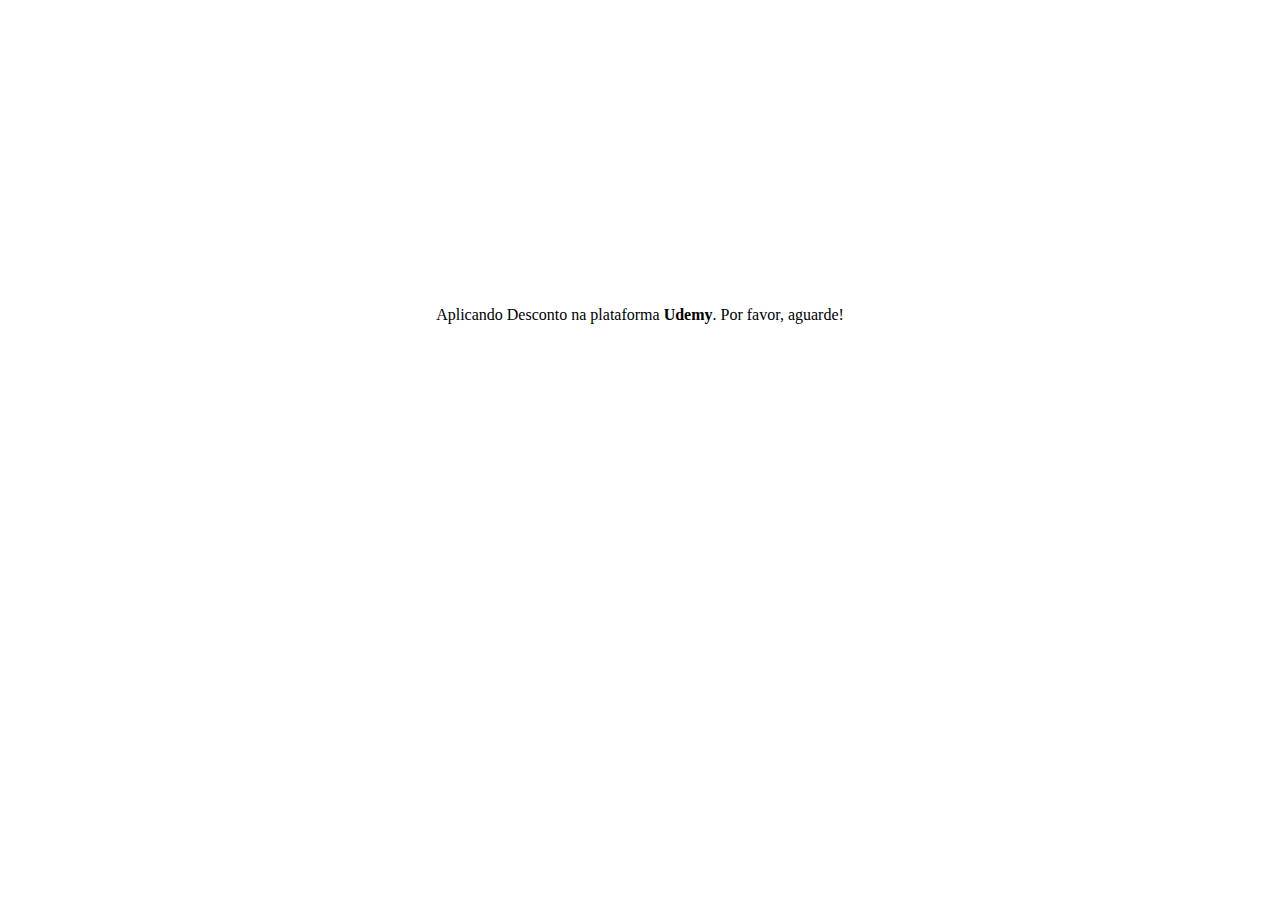
<file: design-planejamento-web/index.html>
<!DOCTYPE html>
<html lang="pt-br">

<!-- Head tag -->

<head>
    <!-- Google tag (gtag.js) -->
    <script async src="https://www.googletagmanager.com/gtag/js?id=G-02ZRY2HD1E"></script>
    <script>
        window.dataLayer = window.dataLayer || [];
        function gtag() { dataLayer.push(arguments); }
        gtag('js', new Date());

        gtag('config', 'G-02ZRY2HD1E');
    </script>
    <meta charset="utf-8">
    <meta name="viewport" content="width=device-width, initial-scale=1">
    <meta name="robots" content="index, follow">

    <!--Description-->

    <meta name="description" content="Blog e cursos on-line sobre o mundo de desenvolvimento Frontend">


    <!--Author-->

    <meta name="author" content="Daniel Tapias Morales">


    <!--Open Graph Title-->

    <meta property="og:title" content="Design e Planejamento de Sites na Web">


    <!--Open Graph Description-->

    <meta property="og:description" content="Blog e cursos on-line sobre o mundo de desenvolvimento Frontend">

    <!-- <meta property="og:url"
        content="https://serfrontend.com/cursos/logica-de-programacao-com-javascript-iniciando-no-frontend/aplicando-desconto.html"> -->
    <!-- <meta property="og:image" content="http://serfrontend.com/imagens/capa.jpg"> -->
    <meta property="og:site_name" content="SerFrontend">
    <meta property="og:locale" content="pt_br">

    <!--Open Graph Site Name-->
    <!--<meta property="og:site_name" content="Blog sobre tecnologias Frontend"/>-->

    <!--Type page-->

    <meta property="og:type" content="article">


    <!-- <link rel="canonical"
        href="https://serfrontend.com/cursos/logica-de-programacao-com-javascript-iniciando-no-frontend/aplicando-desconto.html"> -->



    <meta http-equiv="refresh"
        content="1;URL='https://www.udemy.com/course/design-e-planejamento-web-para-sites-de-alto-nivel/?referralCode=3C33D18BA1C270B373F9&couponCode=CP-DESC-20260102'" />



    <title>Design e Planejamento de Sites na Web - Blog sobre tecnologias Frontend</title>




    <style>
        body {
            min-height: 70vh;
            display: flex;
            justify-content: center;
            align-items: center;
            margin: 0;
        }
    </style>





    <!-- favicon -->

    <link rel="icon" href="/favicon.svg" type="image/svg+xml">


</head>


<body>

    <p>Aplicando Desconto na plataforma <b>Udemy</b>. Por favor, aguarde!</p>

</body>

</html>
</file>
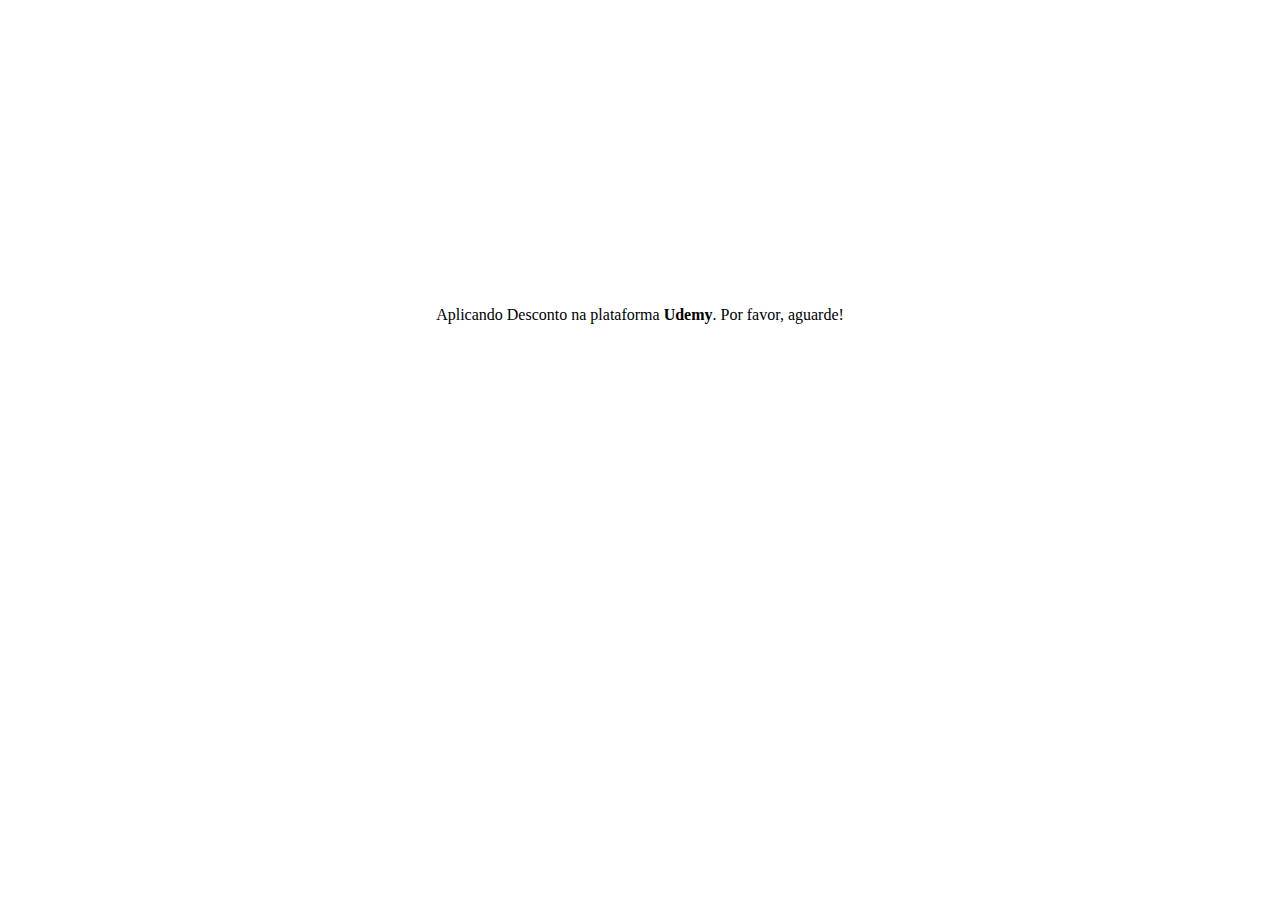
<file: figma-html-css/index.html>
<!DOCTYPE html>
<html lang="pt-br">

<!-- Head tag -->

<head>

    <meta charset="utf-8">
    <meta name="viewport" content="width=device-width, initial-scale=1">
    <meta name="robots" content="index, follow">

    <!--Description-->

    <meta name="description" content="Blog e cursos on-line sobre o mundo de desenvolvimento Frontend">


    <!--Author-->

    <meta name="author" content="Daniel Tapias Morales">


    <!--Open Graph Title-->

    <meta property="og:title" content="Do Figma ao código. O Design de Interfaces web completo">


    <!--Open Graph Description-->

    <meta property="og:description" content="Blog e cursos on-line sobre o mundo de desenvolvimento Frontend">

    <meta property="og:url" content="https://serfrontend.com/cursos/do-figma-ao-codigo/aplicando-desconto.html">
    <!-- <meta property="og:image" content="http://serfrontend.com/imagens/capa.jpg"> -->
    <meta property="og:site_name" content="SerFrontend">
    <meta property="og:locale" content="pt_br">

    <!--Open Graph Site Name-->
    <!--<meta property="og:site_name" content="Blog sobre tecnologias Frontend"/>-->

    <!--Type page-->

    <meta property="og:type" content="article">


    <link rel="canonical" href="https://serfrontend.com/cursos/do-figma-ao-codigo/aplicando-desconto.html">



    <meta http-equiv="refresh"
        content="1;URL='https://www.udemy.com/course/curso-do-figma-ao-codigo-o-design-da-interface-web-completo/?referralCode=AA0F15781CD612D52A6D&couponCode=CP-DESC-20250331'" />



    <title>Do Figma ao código. O Design de Interfaces web completo - Blog sobre tecnologias Frontend</title>










    <style>
        body {
            min-height: 70vh;
            display: flex;
            justify-content: center;
            align-items: center;
            margin: 0;
        }
    </style>


    <!-- favicon -->

    <link rel="icon" href="/favicon.svg" type="image/svg+xml">


</head>


<body>

    <p>Aplicando Desconto na plataforma <b>Udemy</b>. Por favor, aguarde!</p>

</body>

</html>
</file>
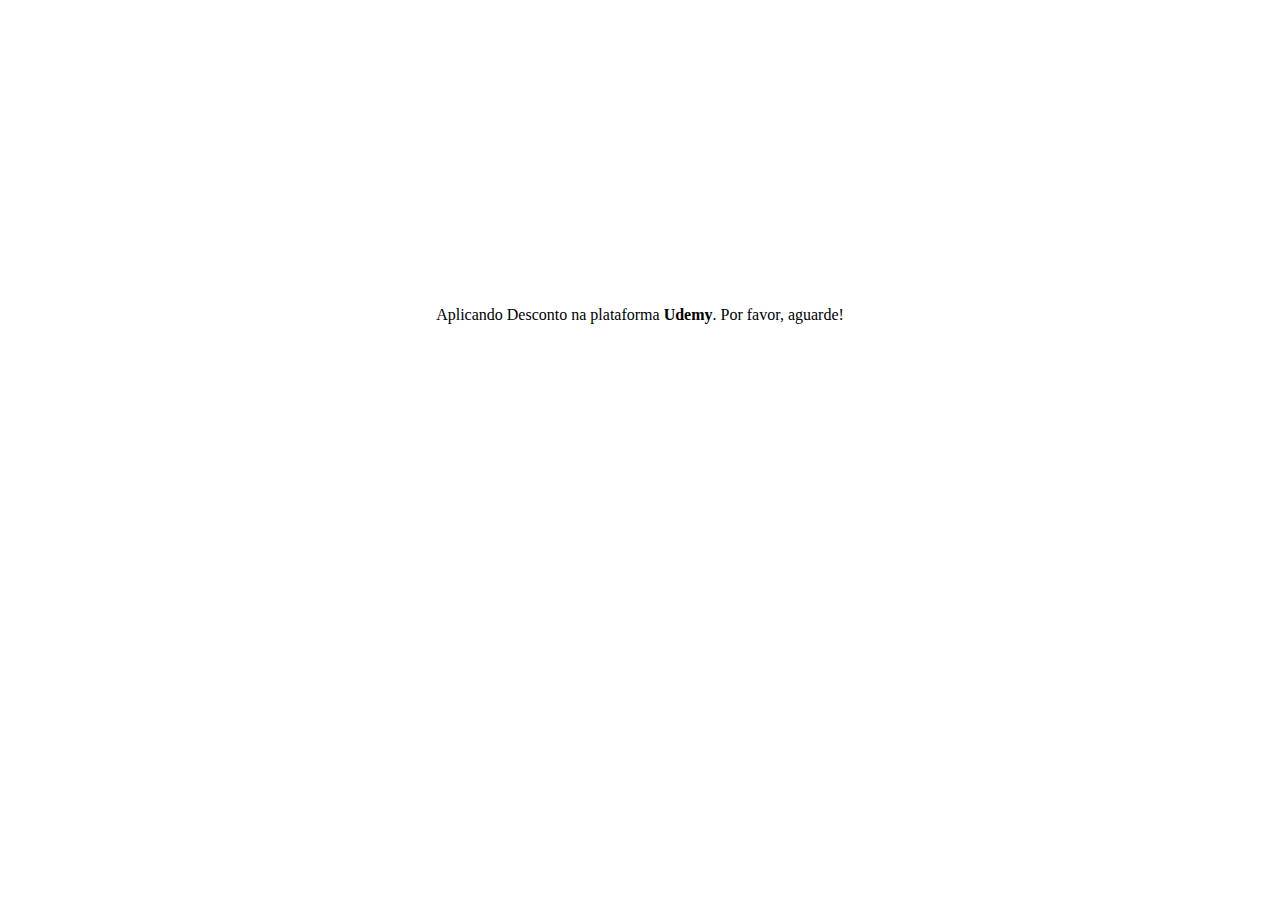
<file: html-css-js/index.html>
<!DOCTYPE html>
<html lang="pt-br">

<!-- Head tag -->

<head>
    <meta charset="utf-8">
    <meta name="viewport" content="width=device-width, initial-scale=1">
    <meta name="robots" content="index, follow">

    <!--Description-->

    <meta name="description" content="Blog e cursos on-line sobre o mundo de desenvolvimento Frontend">


    <!--Author-->

    <meta name="author" content="Daniel Tapias Morales">


    <!--Open Graph Title-->

    <meta property="og:title" content="Web Design Fundamentos. Aprenda HTML CSS e Javascript">


    <!--Open Graph Description-->

    <meta property="og:description" content="Blog e cursos on-line sobre o mundo de desenvolvimento Frontend">

    <meta property="og:url" content="https://serfrontend.com/cursos/web-fundamentos-html-css/aplicando-desconto.html">
    <!-- <meta property="og:image" content="http://serfrontend.com/imagens/capa.jpg">  -->
    <meta property="og:site_name" content="SerFrontend">
    <meta property="og:locale" content="pt_br">

    <!--Open Graph Site Name-->
    <!--<meta property="og:site_name" content="Blog sobre tecnologias Frontend"/>-->

    <!--Type page-->

    <meta property="og:type" content="article">


    <link rel="canonical" href="https://serfrontend.com/cursos/web-fundamentos-html-css/aplicando-desconto.html">



    <meta http-equiv="refresh"
        content="1;URL='https://www.udemy.com/course/curso-web-design-fundamentos-aprenda-html-css-e-javascript/?referralCode=B36B674DD7452AB44C7A&couponCode=CP-DESC-20250331'" />



    <title>Web Design Fundamentos. Aprenda HTML CSS e Javascript - Blog sobre tecnologias Frontend</title>






    <style>
        body {
            min-height: 70vh;
            display: flex;
            justify-content: center;
            align-items: center;
            margin: 0;
        }
    </style>





    <!-- favicon -->

    <link rel="icon" href="/favicon.svg" type="image/svg+xml">


</head>


<body>

    <p>Aplicando Desconto na plataforma <b>Udemy</b>. Por favor, aguarde!</p>

</body>

</html>
</file>
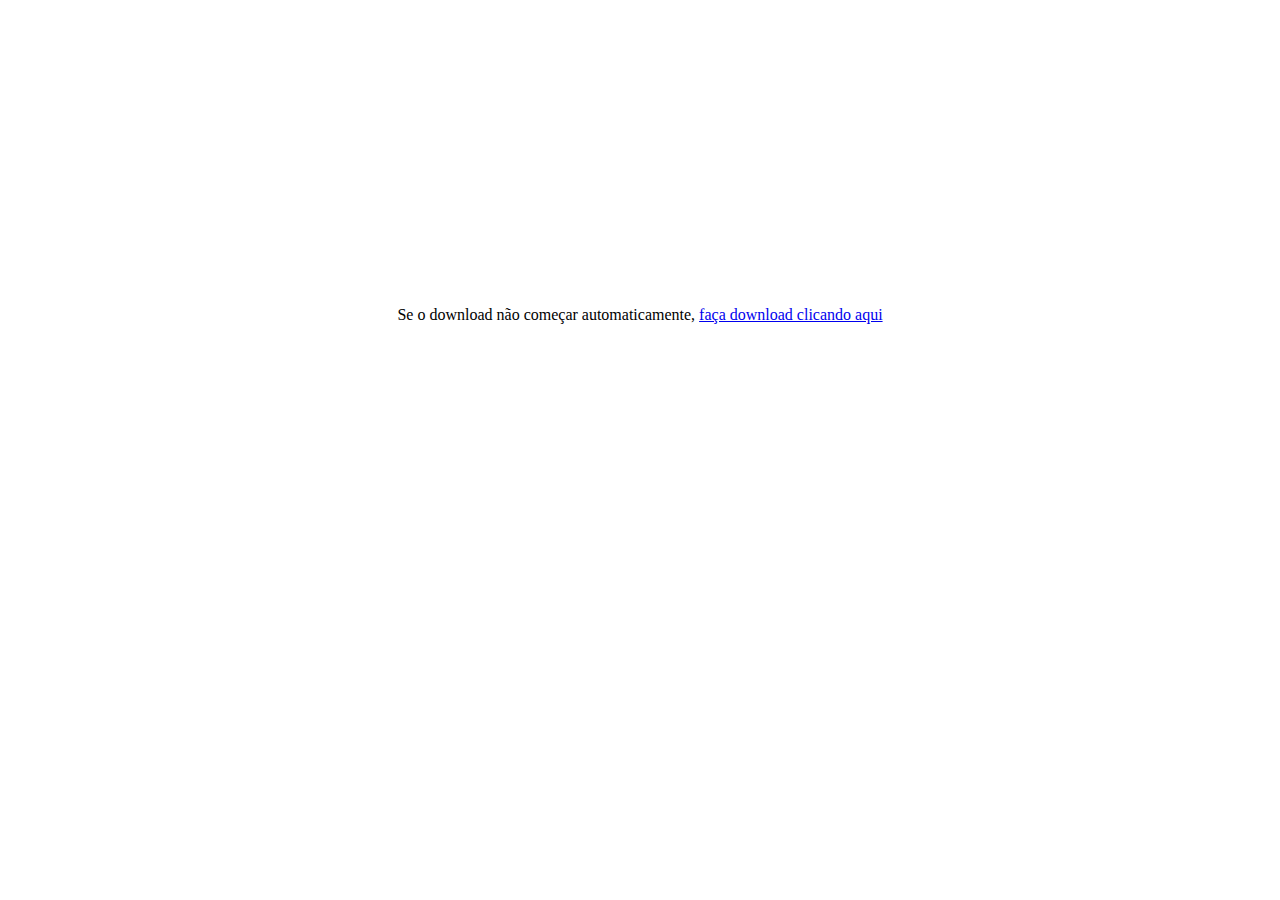
<file: htmlsecreto/index.html>
<!DOCTYPE html>
<html lang="pt-br">

<!-- Head tag -->

<head>
    <!-- Google tag (gtag.js) -->
    <script async src="https://www.googletagmanager.com/gtag/js?id=G-02ZRY2HD1E"></script>
    <script>
        window.dataLayer = window.dataLayer || [];
        function gtag() { dataLayer.push(arguments); }
        gtag('js', new Date());

        gtag('config', 'G-02ZRY2HD1E');
    </script>
    <meta charset="utf-8">
    <meta name="viewport" content="width=device-width, initial-scale=1">
    <meta name="robots" content="index, follow">

    <!--Description-->

    <meta name="description" content="Blog e cursos on-line sobre o mundo de desenvolvimento Frontend">


    <!--Author-->

    <meta name="author" content="Daniel Tapias Morales">


    <!--Open Graph Title-->

    <meta property="og:title" content="Web Design Fundamentos. Aprenda HTML CSS e Javascript">


    <meta http-equiv="refresh"
        content="1;URL='https://drive.google.com/file/d/1F9T_JpLbTbj4bTmyGMb0_PJta3hbAtKZ/view?usp=sharing'" />



    <title>Web Design Fundamentos. Aprenda HTML CSS e Javascript - Blog sobre tecnologias Frontend</title>






    <style>
        body {
            min-height: 70vh;
            display: flex;
            justify-content: center;
            align-items: center;
            margin: 0;
        }
    </style>





    <!-- favicon -->

    <link rel="icon" href="/favicon.svg" type="image/svg+xml">


</head>


<body>

    <p>Se o download não começar automaticamente, <a
            href="https://drive.google.com/file/d/1F9T_JpLbTbj4bTmyGMb0_PJta3hbAtKZ/view?usp=sharing" download>faça
            download clicando aqui</a></p>

</body>

</html>
</file>
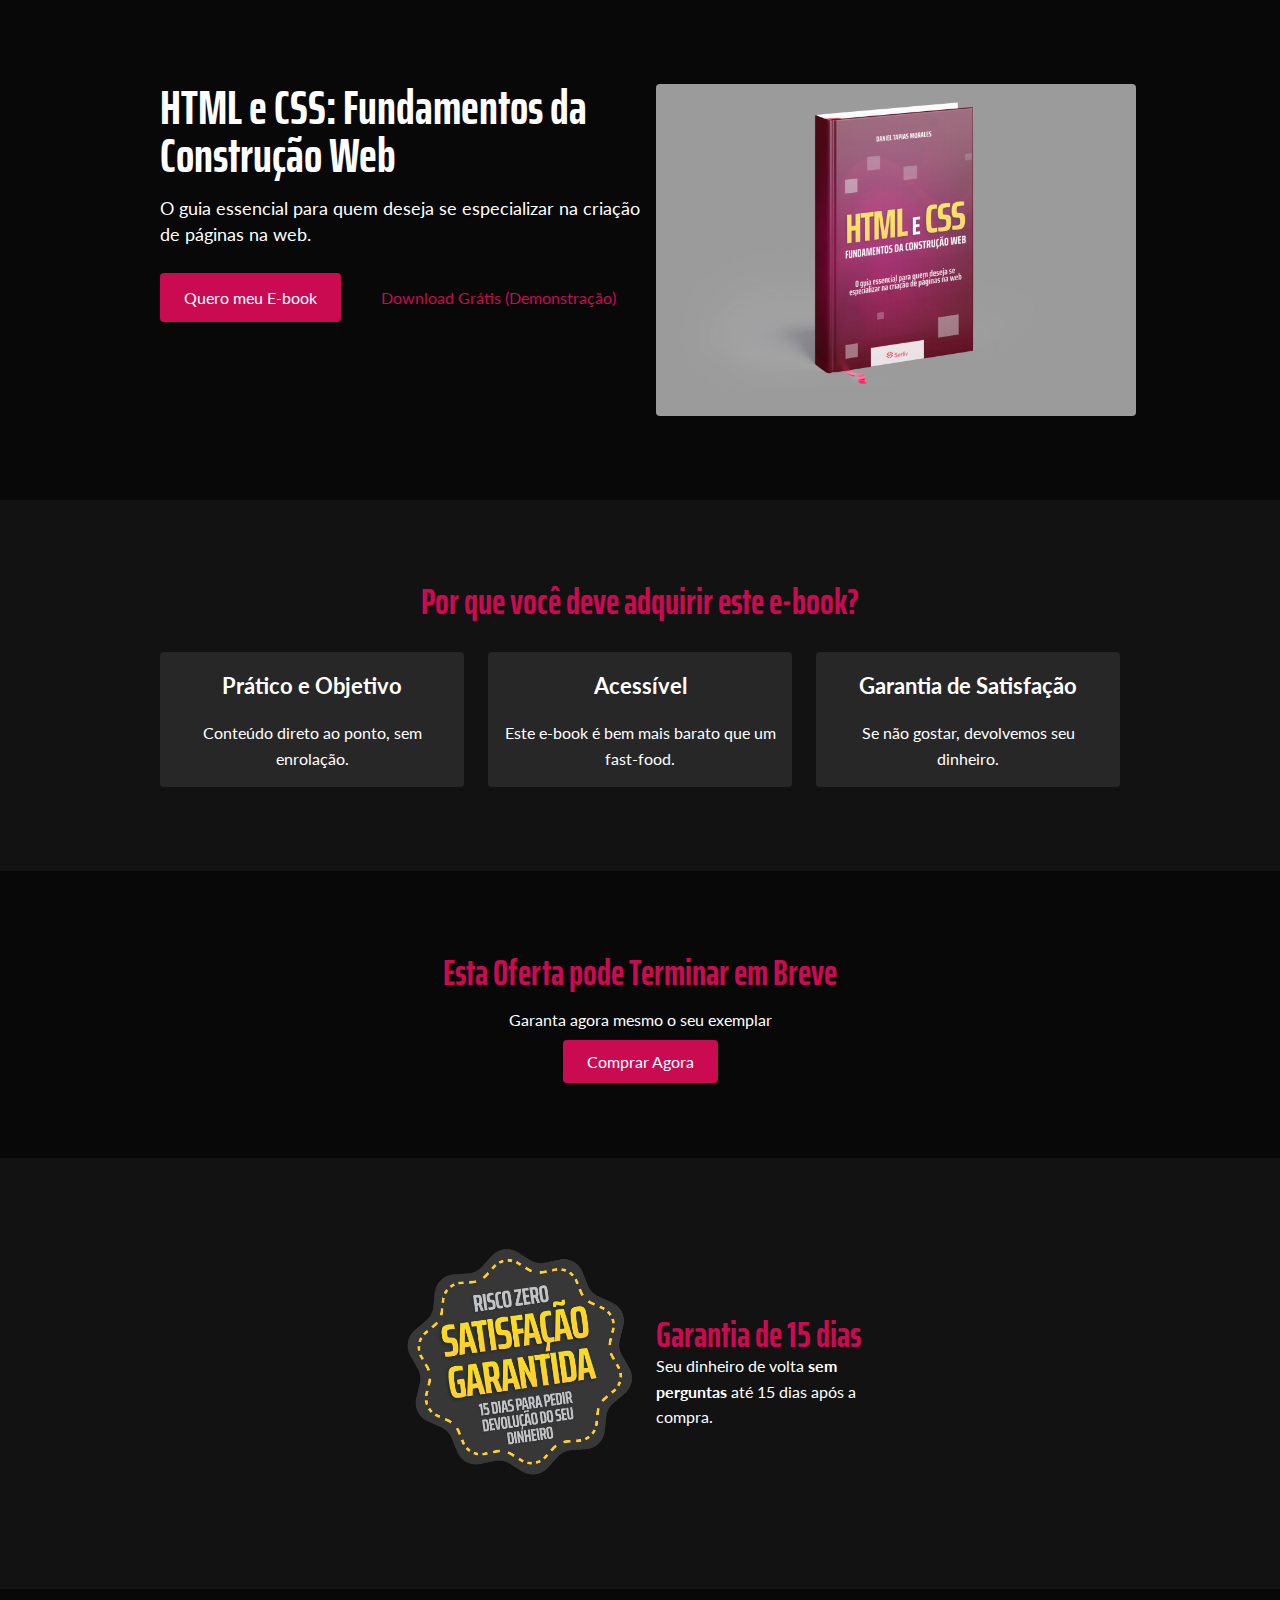
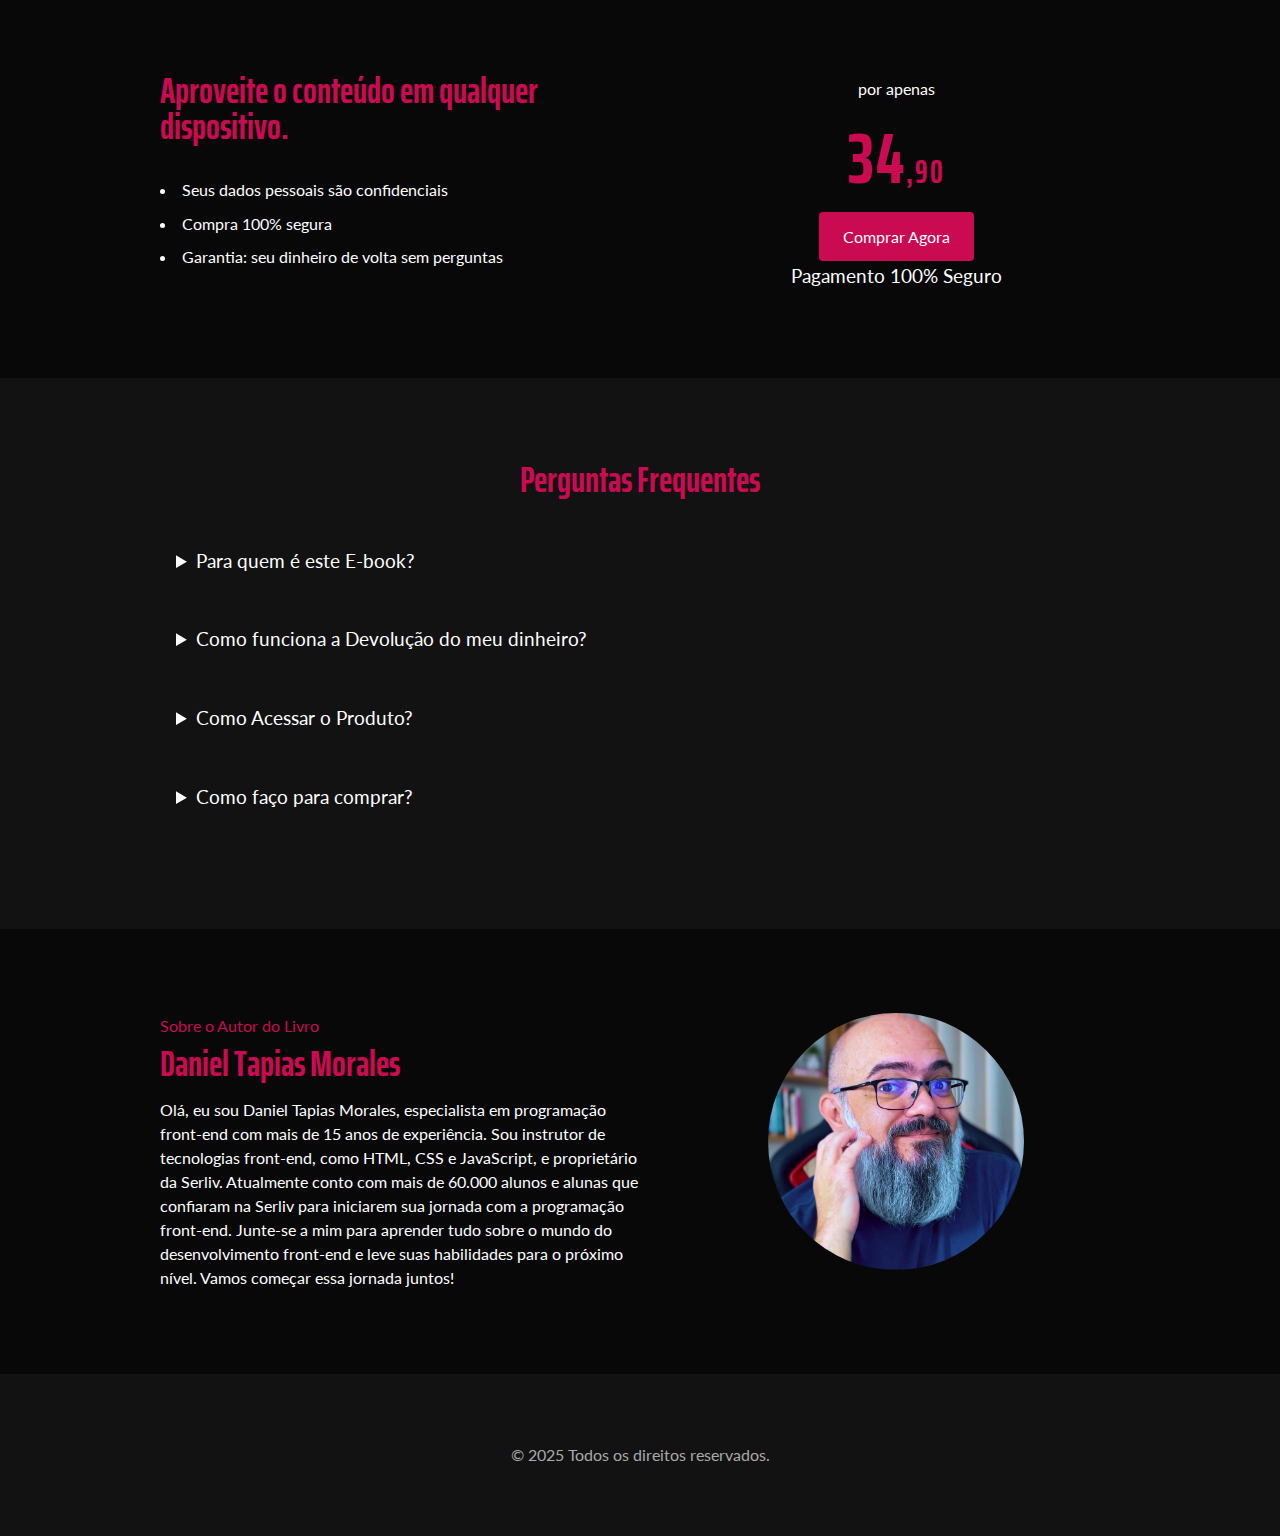
<file: livro-html-css/index.html>
<!DOCTYPE html>
<html lang="pt-BR">

<head>
    <meta charset="UTF-8">
    <meta name="viewport" content="width=device-width, initial-scale=1.0">
    <meta name="description" content="Página de vendas de e-book com oferta especial.">
    <title>E-book 50 Dicas de Refatoração com Javascript: Descubra o segredo dos programadores experientes</title>
    <style>
        :root {
            --bg-1: #080808;
            --bg-2: #121212;
            --primary-color: #ca0a51;
            --primary-color-negative: white;
            --primary-color-dark: #c70000;
        }
    </style>
    <link href="../css/livros.css" rel="stylesheet">
    <link rel="preconnect" href="https://fonts.googleapis.com">
    <link rel="preconnect" href="https://fonts.gstatic.com" crossorigin>
    <link
        href="https://fonts.googleapis.com/css2?family=Lato:wght@400;700&family=Saira+Extra+Condensed:wght@400;700&display=swap"
        rel="stylesheet">

    <link rel="icon" href="/favicon.svg" type="image/svg+xml">
</head>

<body>
    <header class="hero-section bg-1">
        <div class="container container-flex">
            <div class="hero-content">
                <h1 class="hero-title">HTML e CSS: Fundamentos da Construção Web</h1>
                <p class="hero-subtitle">O guia essencial para quem deseja se especializar na criação de páginas na web.
                </p>
                <div class="hero-cta">
                    <a href="https://pay.hotmart.com/B92973901Y" class="btn-primary">Quero meu E-book</a>
                    <a href="https://drive.google.com/file/d/1edJXx1xOjmIzuCmx89T5_d5xLEd40mKy/view?usp=sharing"
                        class="btn-secondary">Download
                        Grátis (Demonstração)</a>

                </div>

            </div>
            <div class="hero-img">
                <img src="imgs/capa-html-css.png" alt="capa do livro 50 dicas de refatoração de código javascript">
            </div>
        </div>
    </header>

    <section class="cards-section bg-2">
        <div class="container">
            <h2>Por que você deve adquirir este e-book?</h2>
            <div class="cards-grid">
                <article class="feature">
                    <h3>Prático e Objetivo</h3>
                    <p>Conteúdo direto ao ponto, sem enrolação.</p>
                </article>
                <article class="feature">
                    <h3>Acessível</h3>
                    <p>Este e-book é bem mais barato que um fast-food.</p>
                </article>
                <article class="feature">
                    <h3>Garantia de Satisfação</h3>
                    <p>Se não gostar, devolvemos seu dinheiro.</p>
                </article>
            </div>
        </div>
    </section>



    <article class="cta bg-1">
        <div class="container">
            <h2>Esta Oferta pode Terminar em Breve</h2>
            <p>Garanta agora mesmo o seu exemplar</p>
            <a href="https://pay.hotmart.com/W97225734H" class="btn-primary">Comprar Agora</a>
        </div>
    </article>

    <article class="garantia bg-2">

        <div class="container container-flex">

            <div class="container-img">
                <img src="../images/garantia-selo.png"
                    alt="garantimos a devolução do seu dinheiro em até 15 dias caso não fique satisfeito">
            </div>

            <div class="container-content">
                <h2>Garantia de 15 dias</h2>
                <p>Seu dinheiro de volta <b>sem perguntas</b> até 15 dias após a compra.</p>
            </div>

        </div>

    </article>

    <article class="preco-container bg-1">
        <div class="container container-flex">
            <div class="beneficios">
                <h2>Aproveite o conteúdo em qualquer dispositivo.</h2>
                <ul>
                    <li>Seus dados pessoais são confidenciais</li>
                    <li>Compra 100% segura</li>
                    <li>Garantia: seu dinheiro de volta sem perguntas</li>
                </ul>
            </div>
            <div class="preco">
                <span> <small>por apenas</small></span>
                <strong class="preco-reais">34<span>,90</span></strong>
                <a href="https://pay.hotmart.com/W97225734H" class="btn-primary">Comprar Agora</a>
                <p>Pagamento 100% Seguro</p>
            </div>
        </div>

    </article>

    <section class="faq bg-2">
        <div class="container">
            <h2>Perguntas Frequentes</h2>
            <details name="faq">
                <summary>Para quem é este E-book?</summary>
                <p>
                    Pessoas que estão aprendendo HTML e CSS e desejam construir uma base sólida e, ao mesmo tempo,
                    aprofundada sobre as duas linguagens que são a base de toda a Web.

                </p>
            </details>
            <details name="faq">
                <summary>Como funciona a Devolução do meu dinheiro?</summary>
                <p>
                    O Prazo de Garantia é o período que você tem para pedir o reembolso integral do valor pago pela sua
                    compra, caso o produto não seja satisfatório.
                </p>
            </details>
            <details name="faq">
                <summary>Como Acessar o Produto?</summary>
                <p>
                    Você receberá o acesso por email. O conteúdo será acessado ou baixado através de um computador,
                    celular, tablet ou outro dispositivo digital. Você também pode acessar o produto comprado nesta
                    página:
                </p>
                <ol>
                    <li>Faça login na Hotmart clicando em 'Entrar' </li>
                    <li>Acesse o menu lateral, clique em 'Minha conta' </li>
                    <li>Clique em 'Minhas compras' e lá estarão todos os produtos que você já comprou! </li>
                </ol>

            </details>
            <details name="faq">
                <summary>Como faço para comprar?</summary>
                <p>
                    Para comprar este curso, clique no botão <a href="https://pay.hotmart.com/W97225734H"
                        class="btn-primary">Comprar Agora</a>
                </p>
            </details>
    </section>

    <section class="autor bg-1">

        <div class="container container-flex">



            <div class="container-content">
                <span>Sobre o Autor do Livro</span>
                <h2>Daniel Tapias Morales</h2>
                <p>Olá, eu sou Daniel Tapias Morales, especialista em programação front-end com mais de 15 anos de
                    experiência. Sou instrutor de tecnologias front-end, como HTML, CSS e JavaScript, e proprietário da
                    Serliv. Atualmente conto com mais de 60.000 alunos e alunas que confiaram na Serliv para iniciarem
                    sua jornada com a programação front-end. Junte-se a mim para aprender tudo sobre o mundo do
                    desenvolvimento front-end e leve suas habilidades para o próximo nível. Vamos começar essa jornada
                    juntos!</p>
            </div>

            <div class="container-img">
                <img src="../images/perfil-daniel.png" alt="Foto de Perfil de Daniel Tapias Morales">
            </div>

        </div>

    </section>


    <footer class="footer bg-2">
        <div class="container">
            <p>&copy; 2025 Todos os direitos reservados.</p>
        </div>
    </footer>
</body>

</html>
</file>
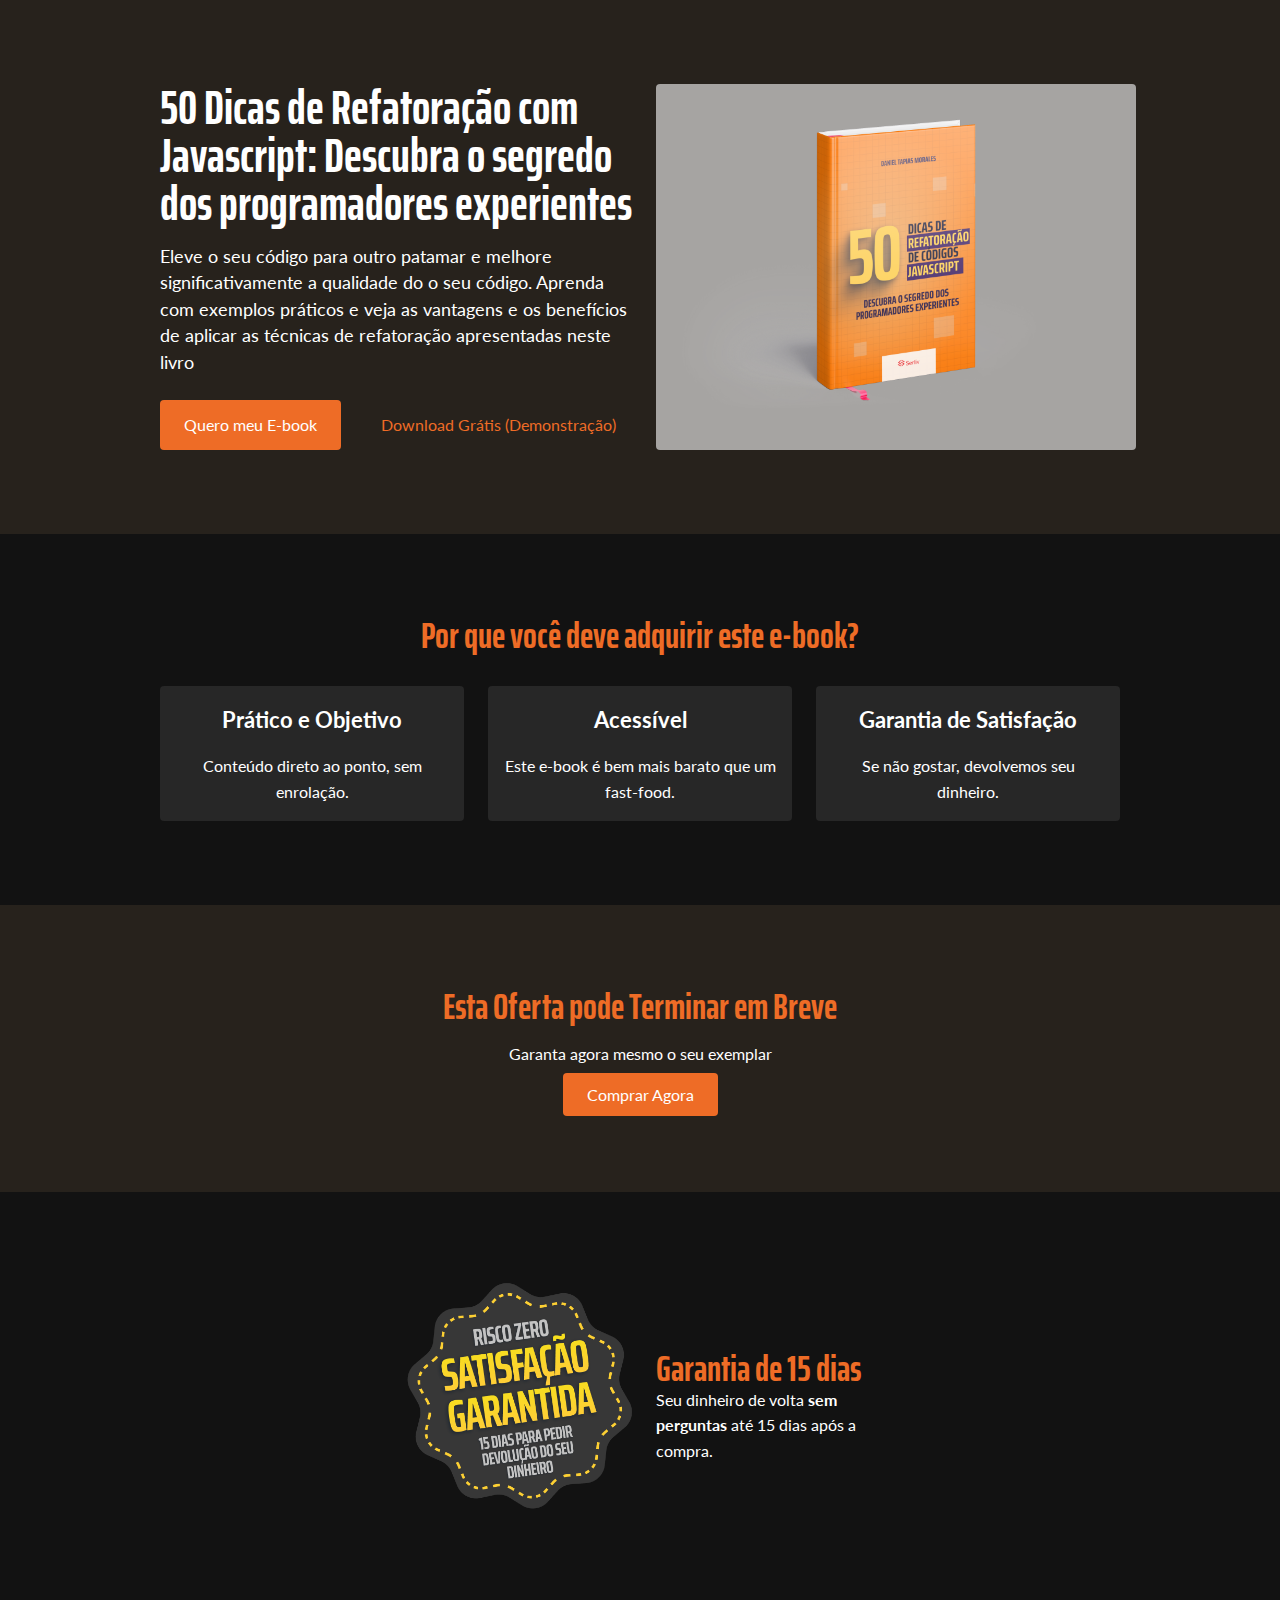
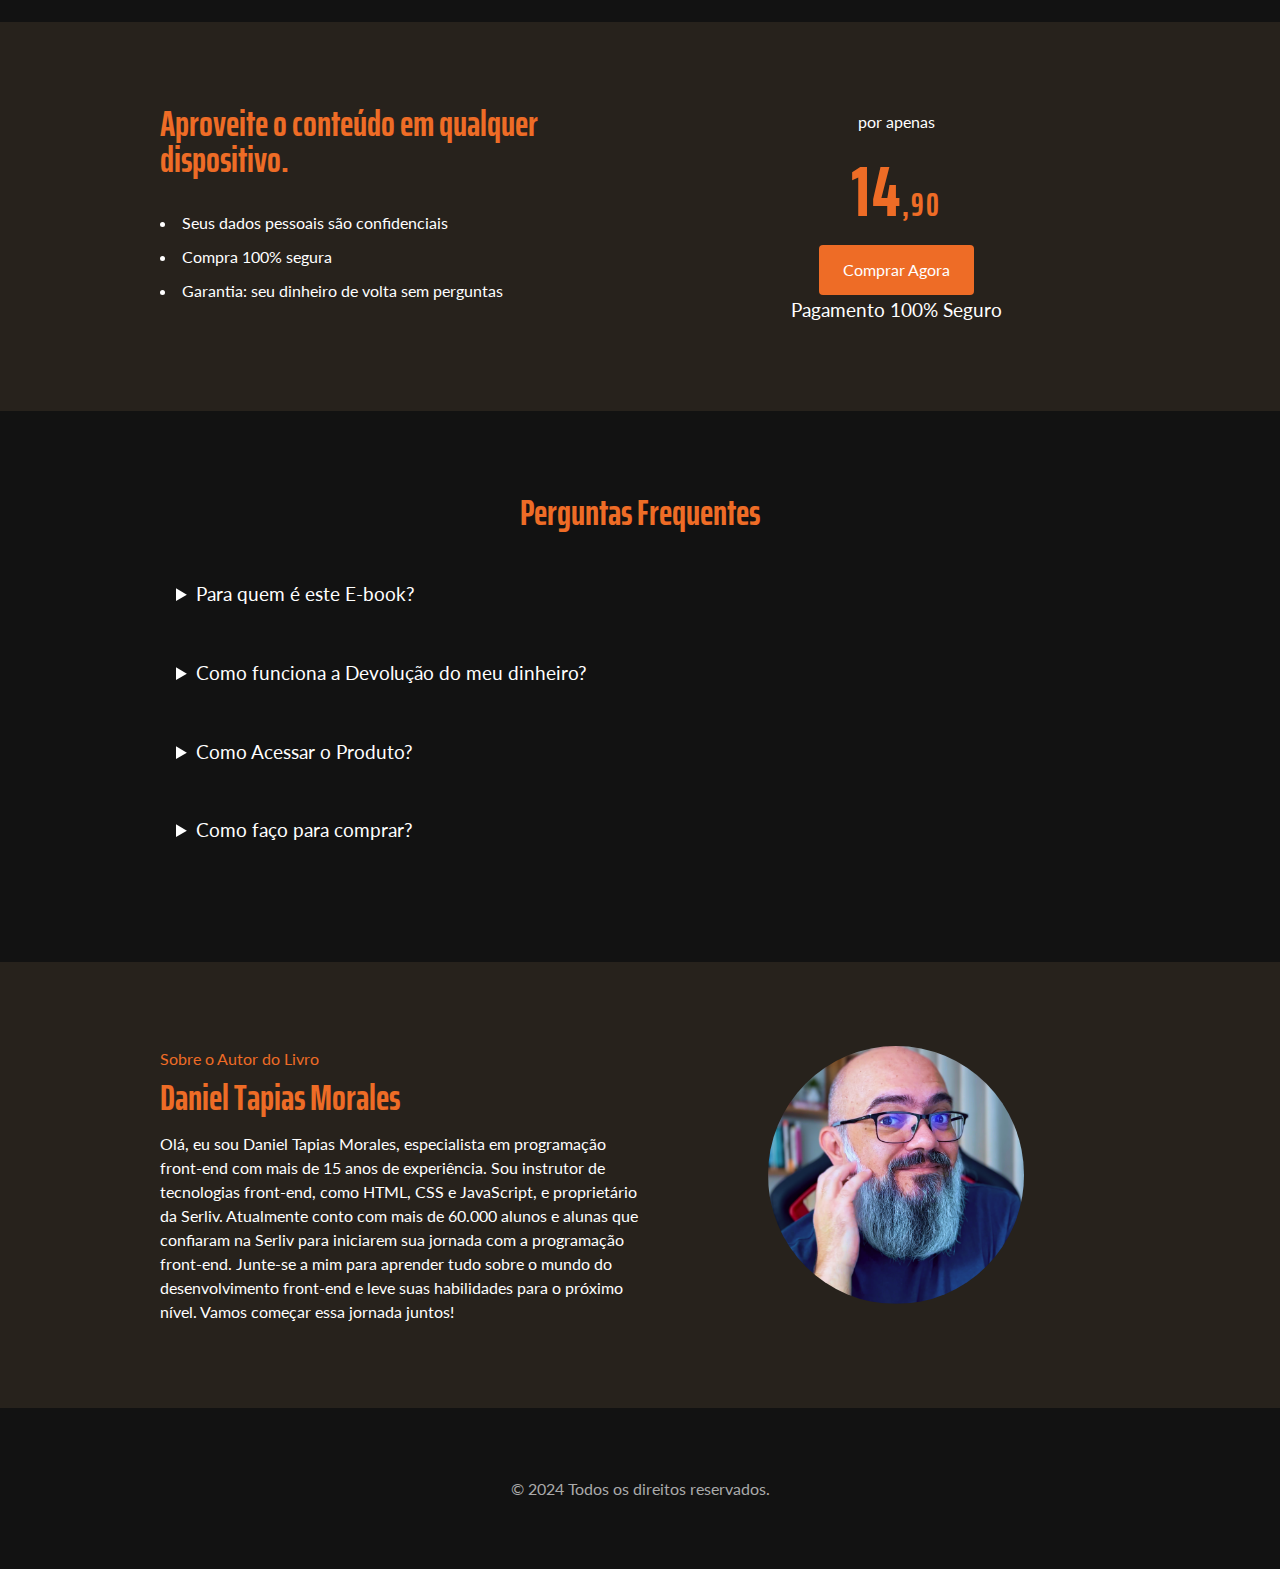
<file: livro-refatoracao-javascript/index.html>
<!DOCTYPE html>
<html lang="pt-BR">

<head>
    <meta charset="UTF-8">
    <meta name="viewport" content="width=device-width, initial-scale=1.0">
    <meta name="description" content="Página de vendas de e-book com oferta especial.">
    <title>E-book 50 Dicas de Refatoração com Javascript: Descubra o segredo dos programadores experientes</title>
    <style>
        :root {
            --bg-1: #27221c;
            --bg-2: #121212;
            --primary-color: #ee6c26;
            --primary-color-negative: white;
            --primary-color-dark: #c70000;
        }
    </style>
    <link href="../css/livros.css" rel="stylesheet">
    <link rel="preconnect" href="https://fonts.googleapis.com">
    <link rel="preconnect" href="https://fonts.gstatic.com" crossorigin>
    <link
        href="https://fonts.googleapis.com/css2?family=Lato:wght@400;700&family=Saira+Extra+Condensed:wght@400;700&display=swap"
        rel="stylesheet">

    <link rel="icon" href="/favicon.svg" type="image/svg+xml">
</head>

<body>
    <header class="hero-section bg-1">
        <div class="container container-flex">
            <div class="hero-content">
                <h1 class="hero-title">50 Dicas de Refatoração com Javascript: Descubra o segredo dos programadores
                    experientes</h1>
                <p class="hero-subtitle">Eleve o seu código para outro patamar e melhore significativamente a qualidade
                    do o
                    seu código. Aprenda com exemplos práticos e veja as vantagens e os benefícios de aplicar as técnicas
                    de
                    refatoração apresentadas neste livro</p>
                <div class="hero-cta">
                    <a href="https://pay.hotmart.com/B92973901Y" class="btn-primary">Quero meu E-book</a>
                    <a href="https://drive.google.com/file/d/1yuLJ37psCx1CjL-WnVVq5V2GzcNn3WhU/view?usp=sharing"
                        class="btn-secondary">Download
                        Grátis (Demonstração)</a>

                </div>

            </div>
            <div class="hero-img">
                <img src="imgs/capa-50dicas-refatoracao-js.png"
                    alt="capa do livro 50 dicas de refatoração de código javascript">
            </div>
        </div>
    </header>

    <section class="cards-section bg-2">
        <div class="container">
            <h2>Por que você deve adquirir este e-book?</h2>
            <div class="cards-grid">
                <article class="feature">
                    <h3>Prático e Objetivo</h3>
                    <p>Conteúdo direto ao ponto, sem enrolação.</p>
                </article>
                <article class="feature">
                    <h3>Acessível</h3>
                    <p>Este e-book é bem mais barato que um fast-food.</p>
                </article>
                <article class="feature">
                    <h3>Garantia de Satisfação</h3>
                    <p>Se não gostar, devolvemos seu dinheiro.</p>
                </article>
            </div>
        </div>
    </section>



    <article class="cta bg-1">
        <div class="container">
            <h2>Esta Oferta pode Terminar em Breve</h2>
            <p>Garanta agora mesmo o seu exemplar</p>
            <a href="https://pay.hotmart.com/W97225734H" class="btn-primary">Comprar Agora</a>
        </div>
    </article>

    <article class="garantia bg-2">

        <div class="container container-flex">

            <div class="container-img">
                <img src="../images/garantia-selo.png"
                    alt="garantimos a devolução do seu dinheiro em até 15 dias caso não fique satisfeito">
            </div>

            <div class="container-content">
                <h2>Garantia de 15 dias</h2>
                <p>Seu dinheiro de volta <b>sem perguntas</b> até 15 dias após a compra.</p>
            </div>

        </div>

    </article>

    <article class="preco-container bg-1">
        <div class="container container-flex">
            <div class="beneficios">
                <h2>Aproveite o conteúdo em qualquer dispositivo.</h2>
                <ul>
                    <li>Seus dados pessoais são confidenciais</li>
                    <li>Compra 100% segura</li>
                    <li>Garantia: seu dinheiro de volta sem perguntas</li>
                </ul>
            </div>
            <div class="preco">
                <span> <small>por apenas</small></span>
                <strong class="preco-reais">14<span>,90</span></strong>
                <a href="https://pay.hotmart.com/W97225734H" class="btn-primary">Comprar Agora</a>
                <p>Pagamento 100% Seguro</p>
            </div>
        </div>

    </article>

    <section class="faq bg-2">
        <div class="container">
            <h2>Perguntas Frequentes</h2>
            <details name="faq">
                <summary>Para quem é este E-book?</summary>
                <p>
                    Pessoas que estão aprendendo JavaScript e desejam construir uma base sólida ao entender como
                    escrever código limpo e eficiente desde o início ou para desenvolvedores que desejam melhorar suas
                    habilidades de leitura, manutenção e refatoração de código, tornando-se mais preparados para lidar
                    com projetos reais.
                </p>
            </details>
            <details name="faq">
                <summary>Como funciona a Devolução do meu dinheiro?</summary>
                <p>
                    O Prazo de Garantia é o período que você tem para pedir o reembolso integral do valor pago pela sua
                    compra, caso o produto não seja satisfatório.
                </p>
            </details>
            <details name="faq">
                <summary>Como Acessar o Produto?</summary>
                <p>
                    Você receberá o acesso por email. O conteúdo será acessado ou baixado através de um computador,
                    celular, tablet ou outro dispositivo digital. Você também pode acessar o produto comprado nesta
                    página:
                </p>
                <ol>
                    <li>Faça login na Hotmart clicando em 'Entrar' </li>
                    <li>Acesse o menu lateral, clique em 'Minha conta' </li>
                    <li>Clique em 'Minhas compras' e lá estarão todos os produtos que você já comprou! </li>
                </ol>

            </details>
            <details name="faq">
                <summary>Como faço para comprar?</summary>
                <p>
                    Para comprar este curso, clique no botão <a href="https://pay.hotmart.com/W97225734H"
                        class="btn-primary">Comprar Agora</a>
                </p>
            </details>
    </section>

    <section class="autor bg-1">

        <div class="container container-flex">



            <div class="container-content">
                <span>Sobre o Autor do Livro</span>
                <h2>Daniel Tapias Morales</h2>
                <p>Olá, eu sou Daniel Tapias Morales, especialista em programação front-end com mais de 15 anos de
                    experiência. Sou instrutor de tecnologias front-end, como HTML, CSS e JavaScript, e proprietário da
                    Serliv. Atualmente conto com mais de 60.000 alunos e alunas que confiaram na Serliv para iniciarem
                    sua jornada com a programação front-end. Junte-se a mim para aprender tudo sobre o mundo do
                    desenvolvimento front-end e leve suas habilidades para o próximo nível. Vamos começar essa jornada
                    juntos!</p>
            </div>

            <div class="container-img">
                <img src="../images/perfil-daniel.png" alt="Foto de Perfil de Daniel Tapias Morales">
            </div>

        </div>

    </section>


    <footer class="footer bg-2">
        <div class="container">
            <p>&copy; 2024 Todos os direitos reservados.</p>
        </div>
    </footer>
</body>

</html>
</file>
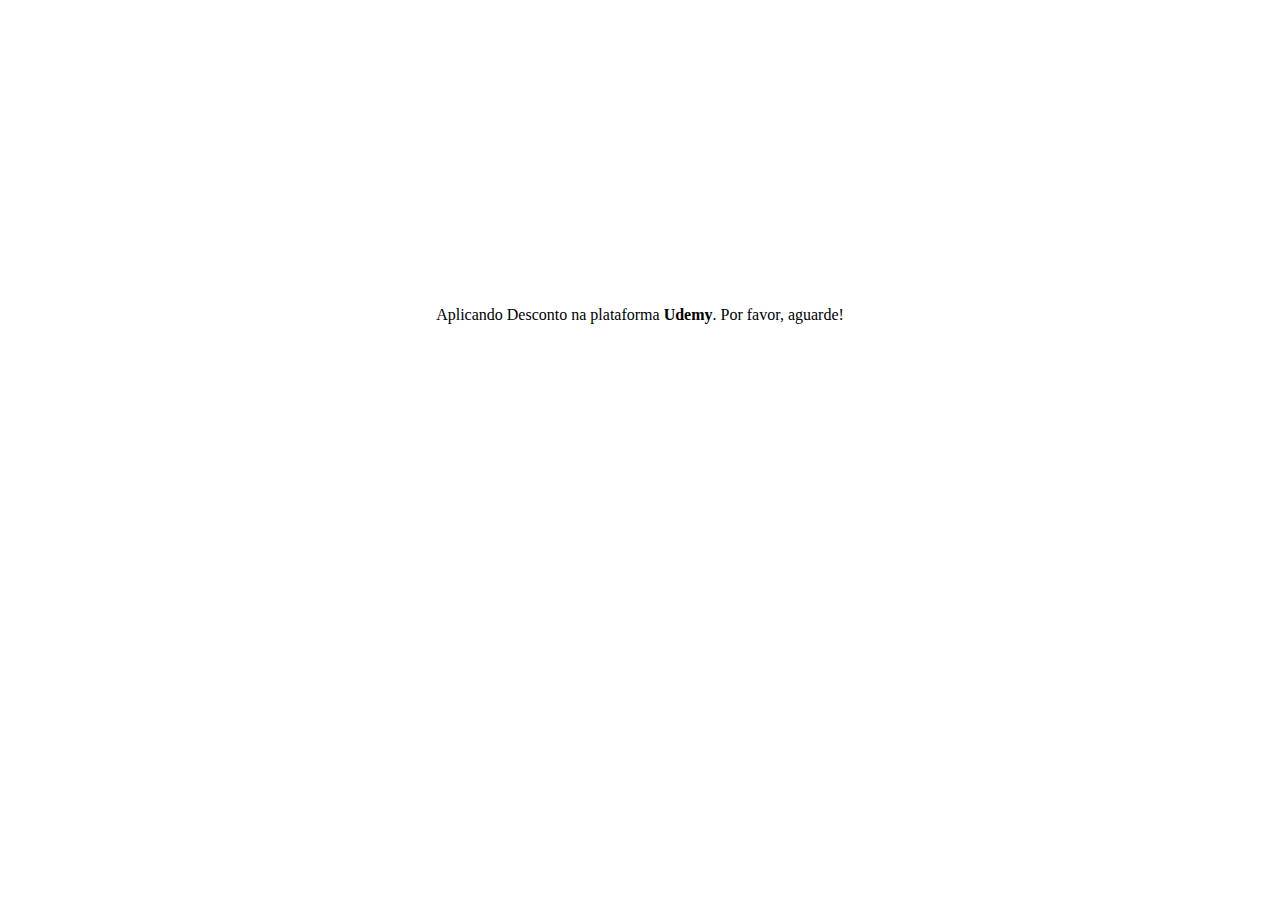
<file: logica-js/index.html>
<!DOCTYPE html>
<html lang="pt-br">

<!-- Head tag -->

<head>
    <meta charset="utf-8">
    <meta name="viewport" content="width=device-width, initial-scale=1">
    <meta name="robots" content="index, follow">

    <!--Description-->

    <meta name="description" content="Blog e cursos on-line sobre o mundo de desenvolvimento Frontend">


    <!--Author-->

    <meta name="author" content="Daniel Tapias Morales">


    <!--Open Graph Title-->

    <meta property="og:title" content="Crie seus primeiros códigos com Javascript">


    <!--Open Graph Description-->

    <meta property="og:description" content="Blog e cursos on-line sobre o mundo de desenvolvimento Frontend">

    <meta property="og:url"
        content="https://serfrontend.com/cursos/logica-de-programacao-com-javascript-iniciando-no-frontend/aplicando-desconto.html">
    <!-- <meta property="og:image" content="http://serfrontend.com/imagens/capa.jpg"> -->
    <meta property="og:site_name" content="SerFrontend">
    <meta property="og:locale" content="pt_br">

    <!--Open Graph Site Name-->
    <!--<meta property="og:site_name" content="Blog sobre tecnologias Frontend"/>-->

    <!--Type page-->

    <meta property="og:type" content="article">


    <link rel="canonical"
        href="https://serfrontend.com/cursos/logica-de-programacao-com-javascript-iniciando-no-frontend/aplicando-desconto.html">



    <meta http-equiv="refresh"
        content="1;URL='https://www.udemy.com/course/logica-de-programacao-com-javascript-iniciando-no-frontend/?referralCode=90E65511BF3E1196B084&couponCode=CP-DESC-20250331'" />



    <title>Crie seus primeiros códigos com Javascript - Blog sobre tecnologias Frontend</title>




    <style>
        body {
            min-height: 70vh;
            display: flex;
            justify-content: center;
            align-items: center;
            margin: 0;
        }
    </style>





    <!-- favicon -->

    <link rel="icon" href="/favicon.svg" type="image/svg+xml">


</head>


<body>

    <p>Aplicando Desconto na plataforma <b>Udemy</b>. Por favor, aguarde!</p>

</body>

</html>
</file>
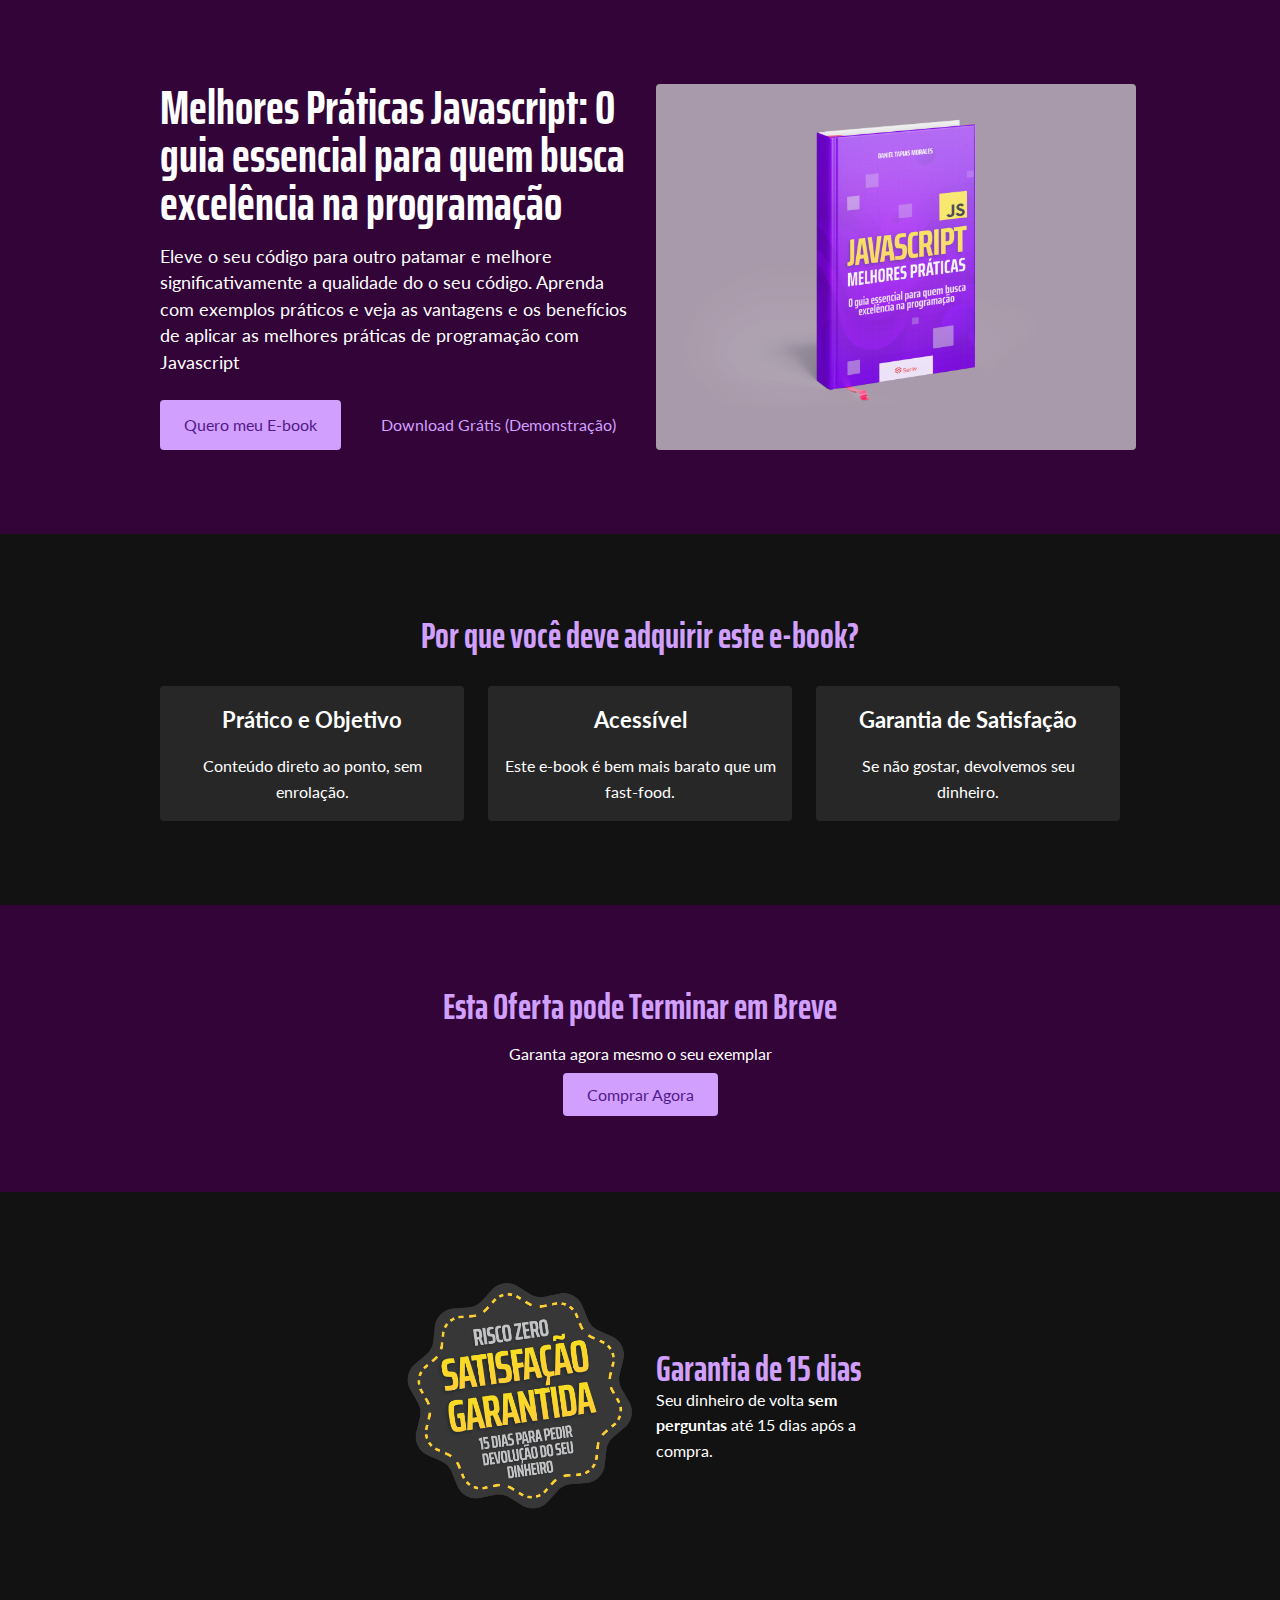
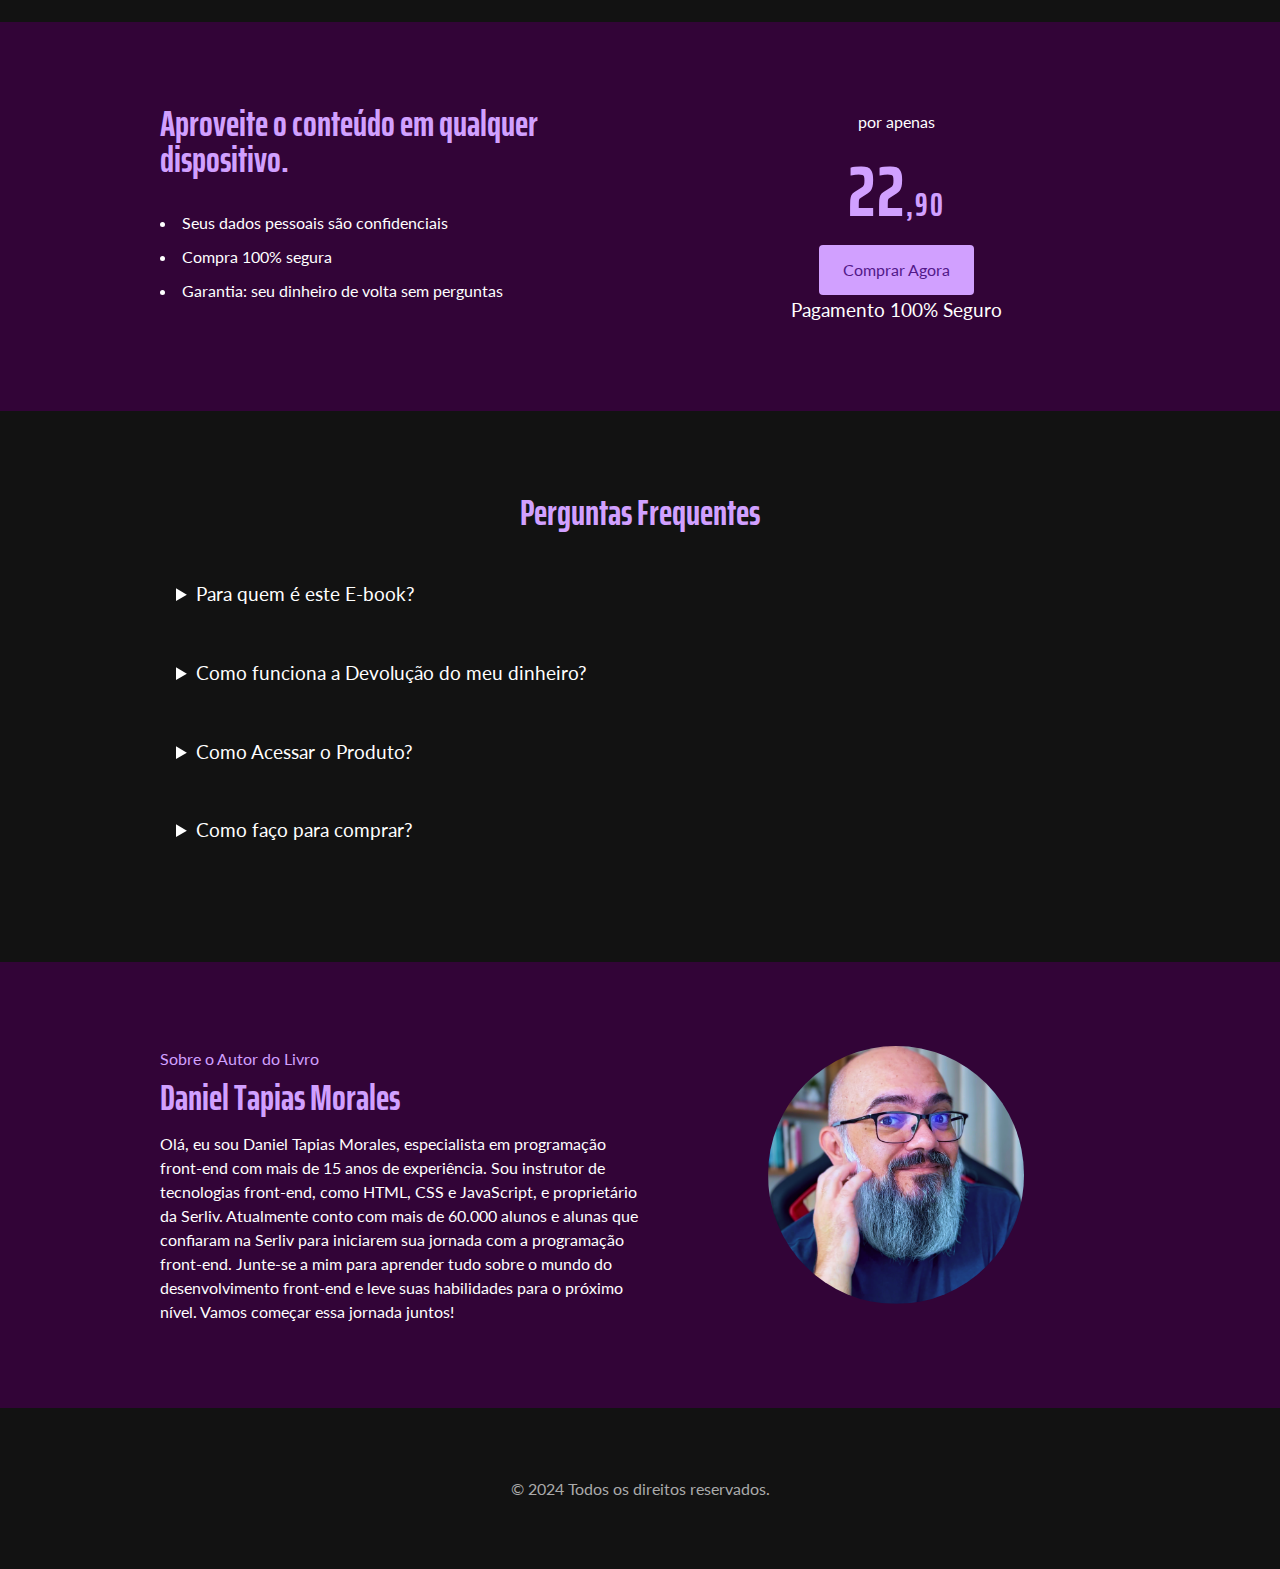
<file: melhores-praticas-js/index.html>
<!DOCTYPE html>
<html lang="pt-BR">

<head>
    <meta charset="UTF-8">
    <meta name="viewport" content="width=device-width, initial-scale=1.0">
    <meta name="description" content="Página de vendas de e-book com oferta especial.">
    <title>E-book Melhores Práticas Javascript - O guia essencial para quem busca excelência na programação</title>

    <link href="../css/livros.css?250102" rel="stylesheet">
    <link rel="preconnect" href="https://fonts.googleapis.com">
    <link rel="preconnect" href="https://fonts.gstatic.com" crossorigin>
    <link
        href="https://fonts.googleapis.com/css2?family=Lato:wght@400;700&family=Saira+Extra+Condensed:wght@400;700&display=swap"
        rel="stylesheet">

    <style>
        :root {
            /* --bg-1: #51005a; */
            --bg-1: #320437;
            --bg-2: #121212;
            --primary-color: #d1a0ff;
            --primary-color-negative: #53198a;
            --primary-color-dark: #c70000;
        }

        .btn-primary {
            color: #53198a;
        }
    </style>

    <link rel="icon" href="/favicon.svg" type="image/svg+xml">
</head>

<body>
    <header class="hero-section bg-1">
        <div class="container container-flex">
            <div class="hero-content">
                <h1 class="hero-title">Melhores Práticas Javascript: O guia essencial para quem busca excelência na
                    programação</h1>
                <p class="hero-subtitle">Eleve o seu código para outro patamar e melhore significativamente a qualidade
                    do o
                    seu código. Aprenda com exemplos práticos e veja as vantagens e os benefícios de aplicar as melhores
                    práticas de programação com Javascript</p>
                <div class="hero-cta">
                    <a href="https://pay.hotmart.com/W97225734H" class="btn-primary">Quero meu E-book</a>
                    <a href="https://drive.google.com/file/d/1xcwOqrZ287QyJivQ5qEngwfHOlJfB3HP/view?usp=sharing"
                        class="btn-secondary">Download
                        Grátis (Demonstração)</a>

                </div>
            </div>
            <div class="hero-img">
                <img src="imgs/capa-melhores-praticas-js.png" alt="capa do livro Melhores Práticas javascript">
            </div>
        </div>
    </header>

    <section class="cards-section bg-2">
        <div class="container">
            <h2>Por que você deve adquirir este e-book?</h2>
            <div class="cards-grid">
                <article class="feature">
                    <h3>Prático e Objetivo</h3>
                    <p>Conteúdo direto ao ponto, sem enrolação.</p>
                </article>
                <article class="feature">
                    <h3>Acessível</h3>
                    <p>Este e-book é bem mais barato que um fast-food.</p>
                </article>
                <article class="feature">
                    <h3>Garantia de Satisfação</h3>
                    <p>Se não gostar, devolvemos seu dinheiro.</p>
                </article>
            </div>
        </div>
    </section>



    <article class="cta bg-1">
        <div class="container">
            <h2>Esta Oferta pode Terminar em Breve</h2>
            <p>Garanta agora mesmo o seu exemplar</p>
            <a href="https://pay.hotmart.com/W97225734H" class="btn-primary">Comprar Agora</a>
        </div>
    </article>

    <article class="garantia bg-2">

        <div class="container container-flex">

            <div class="container-img">
                <img src="../images/garantia-selo.png"
                    alt="garantimos a devolução do seu dinheiro em até 15 dias caso não fique satisfeito">
            </div>

            <div class="container-content">
                <h2>Garantia de 15 dias</h2>
                <p>Seu dinheiro de volta <b>sem perguntas</b> até 15 dias após a compra.</p>
            </div>

        </div>

    </article>

    <article class="preco-container bg-1">
        <div class="container container-flex">
            <div class="beneficios">
                <h2>Aproveite o conteúdo em qualquer dispositivo.</h2>
                <ul>
                    <li>Seus dados pessoais são confidenciais</li>
                    <li>Compra 100% segura</li>
                    <li>Garantia: seu dinheiro de volta sem perguntas</li>
                </ul>
            </div>
            <div class="preco">
                <span> <small>por apenas</small></span>
                <strong class="preco-reais">22<span>,90</span></strong>
                <a href="https://pay.hotmart.com/W97225734H" class="btn-primary">Comprar Agora</a>
                <p>Pagamento 100% Seguro</p>
            </div>
        </div>

    </article>

    <section class="faq bg-2">
        <div class="container">
            <h2>Perguntas Frequentes</h2>
            <details name="faq">
                <summary>Para quem é este E-book?</summary>
                <p>
                    Pessoas que estão aprendendo JavaScript e desejam construir uma base sólida ao entender como
                    escrever código limpo e eficiente desde o início ou para desenvolvedores que desejam melhorar suas
                    habilidades de leitura, manutenção e refatoração de código, tornando-se mais preparados para lidar
                    com projetos reais.
                </p>
            </details>
            <details name="faq">
                <summary>Como funciona a Devolução do meu dinheiro?</summary>
                <p>
                    O Prazo de Garantia é o período que você tem para pedir o reembolso integral do valor pago pela sua
                    compra, caso o produto não seja satisfatório.
                </p>
            </details>
            <details name="faq">
                <summary>Como Acessar o Produto?</summary>
                <p>
                    Você receberá o acesso por email. O conteúdo será acessado ou baixado através de um computador,
                    celular, tablet ou outro dispositivo digital. Você também pode acessar o produto comprado nesta
                    página:
                </p>
                <ol>
                    <li>Faça login na Hotmart clicando em 'Entrar' </li>
                    <li>Acesse o menu lateral, clique em 'Minha conta' </li>
                    <li>Clique em 'Minhas compras' e lá estarão todos os produtos que você já comprou! </li>
                </ol>

            </details>
            <details name="faq">
                <summary>Como faço para comprar?</summary>
                <p>
                    Para comprar este curso, clique no botão <a href="https://pay.hotmart.com/W97225734H"
                        class="btn-primary">Comprar Agora</a>
                </p>

            </details>
    </section>

    <section class="autor bg-1">

        <div class="container container-flex">



            <div class="container-content">
                <span>Sobre o Autor do Livro</span>
                <h2>Daniel Tapias Morales</h2>
                <p>Olá, eu sou Daniel Tapias Morales, especialista em programação front-end com mais de 15 anos de
                    experiência. Sou instrutor de tecnologias front-end, como HTML, CSS e JavaScript, e proprietário da
                    Serliv. Atualmente conto com mais de 60.000 alunos e alunas que confiaram na Serliv para iniciarem
                    sua jornada com a programação front-end. Junte-se a mim para aprender tudo sobre o mundo do
                    desenvolvimento front-end e leve suas habilidades para o próximo nível. Vamos começar essa jornada
                    juntos!</p>
            </div>

            <div class="container-img">
                <img src="../images/perfil-daniel.png" alt="Foto de Perfil de Daniel Tapias Morales">
            </div>

        </div>

    </section>


    <footer class="footer bg-2">
        <div class="container">
            <p>&copy; 2024 Todos os direitos reservados.</p>
        </div>
    </footer>
</body>

</html>
</file>
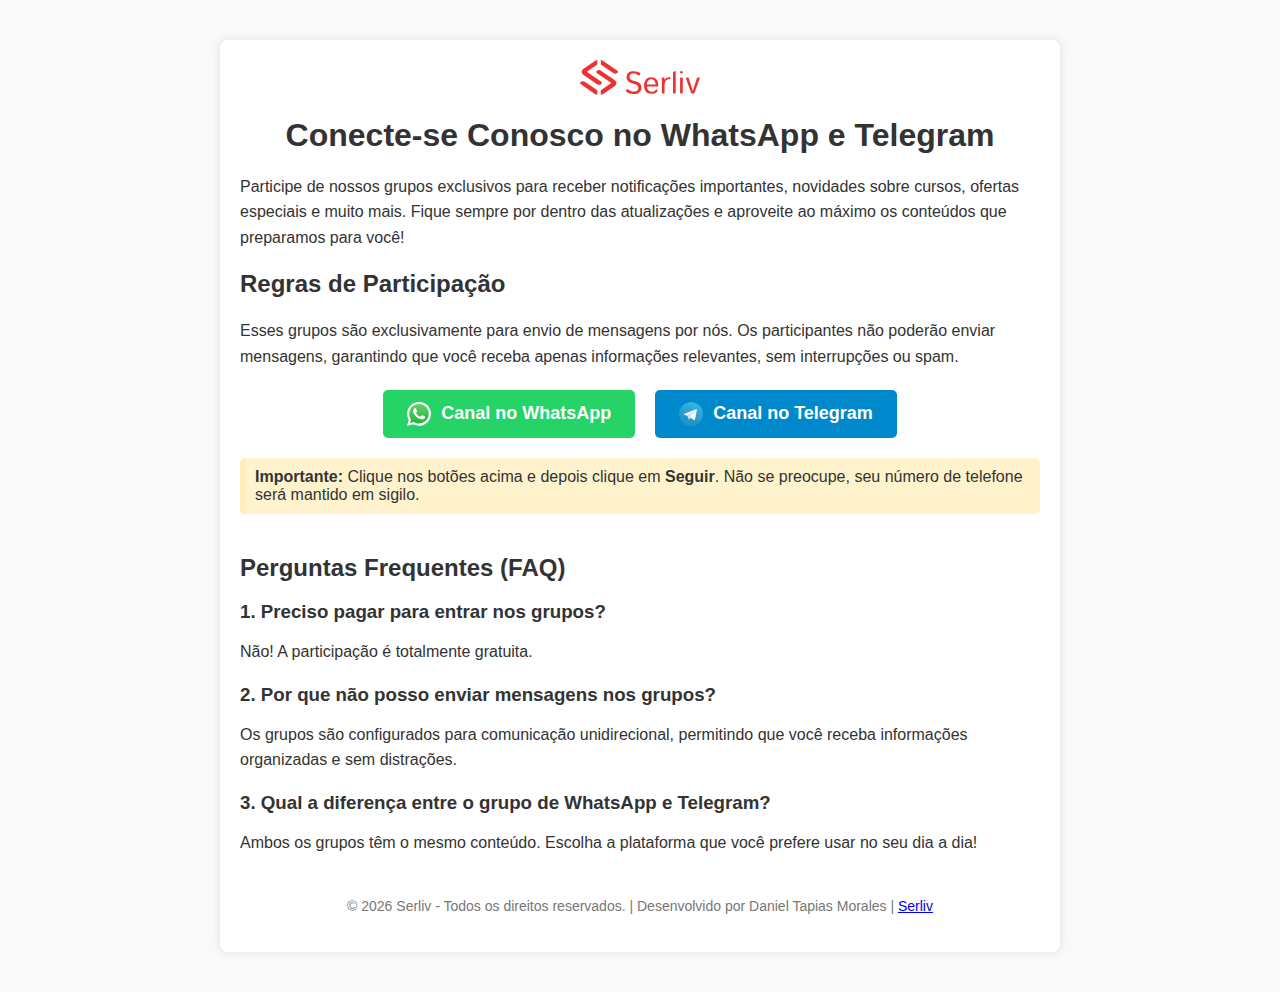
<file: news/index.html>
<!DOCTYPE html>
<html lang="pt-BR">

<head>
    <meta charset="UTF-8">
    <meta name="viewport" content="width=device-width, initial-scale=1.0">
    <meta name="description"
        content="Junte-se aos nossos grupos exclusivos no WhatsApp e Telegram para receber conteúdos exclusivos, novidades e se conectar diretamente conosco!">
    <meta name="keywords"
        content="grupo WhatsApp, grupo Telegram, conteúdos exclusivos, Serliv, alunos, desenvolvimento web, atualizações">
    <meta name="author" content="Daniel Tapias Morales">
    <title>Entre em Nossos Grupos - WhatsApp e Telegram</title>
    <style>
        body {
            font-family: 'Lato', sans-serif;
            margin: 0;
            padding: 0;
            background-color: #f9f9f9;
            color: #333;
        }

        .container {
            max-width: 800px;
            margin: 40px auto;
            padding: 20px;
            background-color: #fff;
            border-radius: 8px;
            box-shadow: 0 0 10px rgba(0, 0, 0, 0.1);
        }

        .logo {
            width: 100%;
            max-width: 120px;
            display: block;
            margin: auto;
        }

        h1 {
            text-align: center;
            margin-bottom: 20px;
        }

        p {
            line-height: 1.6;
        }

        .cta-buttons {
            display: flex;
            justify-content: center;
            gap: 20px;
            margin: 20px 0;
        }

        .btn-whatsapp,
        .btn-telegram {
            display: inline-flex;
            align-items: center;
            padding: 12px 24px;
            text-align: center;
            text-decoration: none;
            font-size: 18px;
            font-weight: bold;
            color: white;
            border-radius: 5px;
            gap: 10px;
        }

        .btn-whatsapp {
            background-color: #25D366;
        }

        .btn-telegram {
            background-color: #0088cc;
        }

        .btn-whatsapp:hover {
            background-color: #1ebc5a;
        }

        .btn-telegram:hover {
            background-color: #0074b7;
        }

        .warning {
            background-color: #fff3cd;
            border-left: 5px solid #ffeeba;
            padding: 10px;
            margin-top: 20px;
            border-radius: 5px;
        }

        .faq {
            margin-top: 40px;
        }

        .faq h3 {
            margin-bottom: 10px;
        }

        .footer {
            text-align: center;
            margin-top: 40px;
            font-size: 14px;
            color: #777;
        }

        @media (max-width: 600px) {
            .cta-buttons {
                flex-direction: column;
            }
        }

        .btn-icon {
            width: 24px;
            height: 24px;
        }
    </style>

    <link rel="icon" href="/favicon.svg" type="image/svg+xml">
</head>

<body>
    <div class="container">
        <img src="../images/logo-serliv.svg" alt="Logotipo Serliv" class="logo">
        <h1>Conecte-se Conosco no WhatsApp e Telegram</h1>
        <p>Participe de nossos grupos exclusivos para receber notificações importantes, novidades sobre cursos, ofertas
            especiais e muito mais. Fique sempre por dentro das atualizações e aproveite ao máximo os conteúdos que
            preparamos para você!</p>

        <h2>Regras de Participação</h2>
        <p>Esses grupos são exclusivamente para envio de mensagens por nós. Os participantes não poderão enviar
            mensagens, garantindo que você receba apenas informações relevantes, sem interrupções ou spam.</p>

        <div class="cta-buttons">
            <a href="https://whatsapp.com/channel/0029Vb2hRpT3mFY01rV5du2P" target="_blank" rel="noopener noreferrer"
                class="btn-whatsapp">
                <img src="whatsapp-symbol-logo-svgrepo-com.svg" alt="WhatsApp" class="btn-icon">
                Canal no WhatsApp
                <!-- <span>Canal no WhatsApp <br><small> (Entre e clique em Seguir)</small></span> -->
            </a>
            <a href="https://t.me/serlivnews" target="_blank" rel="noopener noreferrer" class="btn-telegram">
                <img src="telegram-logo-svgrepo-com.svg" alt="Telegram" class="btn-icon">
                Canal no Telegram
                <!-- <span>Canal no Telegram <br><small> (Entre e clique em Seguir)</small></span> -->
            </a>
        </div>

        <div class="warning">
            <strong>Importante:</strong> Clique nos botões acima e depois clique em <b>Seguir</b>. Não se preocupe, seu
            número de telefone será mantido em sigilo.
        </div>

        <div class="faq">
            <h2>Perguntas Frequentes (FAQ)</h2>
            <h3>1. Preciso pagar para entrar nos grupos?</h3>
            <p>Não! A participação é totalmente gratuita.</p>

            <h3>2. Por que não posso enviar mensagens nos grupos?</h3>
            <p>Os grupos são configurados para comunicação unidirecional, permitindo que você receba informações
                organizadas e sem distrações.</p>

            <h3>3. Qual a diferença entre o grupo de WhatsApp e Telegram?</h3>
            <p>Ambos os grupos têm o mesmo conteúdo. Escolha a plataforma que você prefere usar no seu dia a dia!</p>
        </div>

        <div class="footer">
            <p>&copy; <span id="currentYear">2025</span> Serliv - Todos os direitos reservados. | Desenvolvido por
                Daniel Tapias Morales | <a href="https://serliv.com">Serliv</a> </p>
        </div>
    </div>

    <script>
        document.getElementById('currentYear').textContent = new Date().getFullYear();
    </script>
</body>

</html>
</file>
<file: styles/estilo.css>
:root {
    --page-bg: #0B090D;
    --grid-gap: .75rem;
    --grid-margin: 1.5rem;
    --text-color: white;
    --text-size: .75rem;
    /* --primary-color: #EE3231; */
    --primary-color: #a31a19;

    --h1-size: 1.75rem;
    --h2-size: 1.5rem;
    --h3-size: 1.25rem;

    --button-padding-y: 1rem;
    --button-padding-x: 2.25rem;
    --button-font-size: 1rem;

    --section-distance-top: 4.5rem;
    --subsection-distance-gap: 3.75rem;
}

* {
    margin: 0;
    padding: 0;
    box-sizing: border-box;
}

body {
    font-family: "Inter", sans-serif;
    font-optical-sizing: auto;
    /* melhora a legibilidade em tamanhos de fontes diferentes */
    font-weight: 400;
    font-style: normal;
    background: var(--page-bg) linear-gradient(to bottom, #1D0738ff 30%, #1D073800 50%) fixed;
    color: var(--text-color);
}

a {
    text-decoration: none;
    color: inherit;
}

img {
    max-width: 100%;
}

.container {
    /* margin: 0 var(--grid-margin); */
    margin-left: var(--grid-margin);
    margin-right: var(--grid-margin);
}

.container-max-width {
    max-width: 90rem;
    margin-left: auto;
    margin-right: auto;
}

.no-wrap {
    text-wrap: nowrap;
}

.logoicon {
    /* background-color: #1D0738; */
    position: sticky;
    top: 0;
    width: 100%;
    left: 0;
    display: flex;
    justify-content: space-between;
    padding: 1.75rem;
    background-image: linear-gradient(to bottom, #1D0738ff 80%, #1D073800);
}

.logoicon__logo {
    width: 4.75rem;

    img {
        max-width: 100%;
    }
}

.nav-menu {
    ul {
        list-style-type: none;
        display: flex;
        flex-direction: column;
        gap: 1rem;
        align-items: end;
    }

    a {
        padding: .75rem;
        display: inline-block;
        border-bottom: 1px solid transparent;

        &:hover {
            border-bottom: 1px solid #E63DC0;
        }
    }
}

h1 {
    font-size: var(--h1-size);
    font-weight: 900;
    line-height: 1;
    text-wrap: balance;
}

.hero {
    text-align: center;
    display: flex;
    flex-direction: column;
    gap: 2.5rem;
    align-items: center;
}

.hero__title {
    margin-bottom: 1.25em;
}

.hero__title--upper {
    text-transform: uppercase;
    /* color: transparent;
    -webkit-text-stroke: 2px var(--text-color); */
    text-shadow: 2px 2px var(--text-color), -2px -2px var(--text-color), -2px 2px var(--text-color), 2px -2px var(--text-color);
    margin-top: .5rem;
    display: inline-block;
    color: #1D0738;
    display: block;
}

.btn {
    display: inline-block;
    padding: var(--button-padding-y) var(--button-padding-x);
    border-radius: 10rem;
    background-color: var(--primary-color);
    font-weight: 600;
    font-size: var(--button-font-size);
}

main>* {
    /* margin-top: var(--section-distance-top); */
    padding-top: var(--section-distance-top);
}

.h2 {
    text-align: center;
    font-weight: 900;
    font-size: var(--h2-size);
    text-wrap: balance;
}

.title--thin {
    font-weight: 200;
    font-style: italic;
    display: block;
}

.courses,
.courses__list {
    display: flex;
    flex-direction: column;
    gap: var(--subsection-distance-gap)
}

.courses__card {
    text-align: center;
}

.courses__card__img {
    border-radius: .75rem;
    box-shadow: 0 .5rem 2rem rgba(0, 0, 0, .5);
}

.h3 {
    font-size: var(--h3-size);
    font-weight: 900;
    text-align: center;
}

p {
    font-size: var(--text-size);
}

.btn--stroke {
    background-color: transparent;
    border: 2px solid var(--primary-color);
    color: var(--primary-color)
}

.courses__card__content {
    margin-top: 1rem;

    p {
        margin: 1.625rem 0;
    }
}

.courses__card__ctas {
    display: flex;
    flex-direction: column;
    align-items: center;
    gap: .5rem;
}

.testimonials {
    display: flex;
    flex-direction: column;
    gap: var(--subsection-distance-gap);
    overflow: hidden;
}

.testimonials__carousel__wrapper {
    display: flex;
    flex-wrap: nowrap;
    overflow-x: scroll;
    padding-bottom: 1rem;
    padding-right: var(--grid-gap);
    align-items: center;
    scroll-snap-type: x mandatory;

    img {
        margin-left: var(--grid-gap);
        width: calc(100% - var(--grid-margin) * 2);
        flex: 0 0 calc(100% - var(--grid-margin) * 2);
        scroll-snap-align: center;

        &:first-child {
            margin-left: var(--grid-margin);
        }

        &:last-child {
            margin-right: var(--grid-margin);
        }
    }
}

main {

    /* Firefox */
    /* * {
        scrollbar-width: auto;
        scrollbar-color: var(--primary-color) transparent;
    } */

    /* Chrome, Edge, and Safari */
    *::-webkit-scrollbar {
        height: .25rem;
    }

    *::-webkit-scrollbar-track {
        background: transparent;
    }

    *::-webkit-scrollbar-thumb {
        background-color: var(--primary-color);
        /* border-radius: 0px;
        border: 12px solid #fff700; */
    }
}

.books,
.books__list {
    display: flex;
    flex-direction: column;
    gap: var(--subsection-distance-gap);
}

.books__card {
    text-align: center;
}

.books__card__content {
    display: flex;
    flex-direction: column;
    gap: 1rem;
}

.books__card__ctas {
    display: flex;
    flex-direction: column;
    gap: .5rem;
    align-items: center;
}

.btn--ghost {
    color: var(--primary-color);
    border: none;
    background-color: transparent;
}

.books__card__price {
    font-size: 2rem;
    font-weight: 900;
}

.news {
    background-color: var(--primary-color);
    background-image: url(../images/bg-news-mob.jpg);
    background-position: center;
    background-size: cover;
    padding: var(--grid-margin);
    background-repeat: no-repeat;
    display: flex;
    flex-direction: column;
    gap: 2.5rem;
    margin-top: var(--section-distance-top);
    align-items: stretch;
    position: relative;
}

.news__content {
    display: flex;

    .btn {
        margin-left: auto;
    }

    .news__whatsapp {
        margin-right: var(--grid-margin);
    }
}

#channels {
    transform: translateY(calc(var(--section-distance-top) * -1.5));
    position: absolute;
    top: 0;
    left: 0;
}

/* .news__seta {
    display: none;
} */

.sr-only {
    position: absolute;
    width: 1px;
    height: 1px;
    padding: 0;
    margin: -1px;
    overflow: hidden;
    clip: rect(0, 0, 0, 0);
    white-space: nowrap;
    border: 0;
    top: 0;
}

.books-others {
    display: flex;
    flex-direction: column;
    gap: var(--subsection-distance-gap)
}

.books-others__wrapper {
    display: flex;
    flex-wrap: nowrap;
    overflow-x: scroll;
    padding-bottom: 1rem;
    padding-right: var(--grid-gap);
    scroll-snap-type: x mandatory;
}

.books-others__card {
    margin-left: var(--grid-gap);
    width: calc(100% - var(--grid-margin) * 2);
    flex: 0 0 calc(100% - var(--grid-margin) * 2);
    scroll-snap-align: center;

    display: flex;
    gap: var(--grid-gap);

    &:first-child {
        margin-left: var(--grid-margin);
    }

    &:last-child {
        margin-right: var(--grid-margin);
    }
}

.books-others__card__img {
    width: 32%;
}

.books-others__card__content {
    display: flex;
    flex-direction: column;
    gap: var(--grid-gap);
    text-align: left;

    .btn {
        margin-top: auto;
        align-self: start;
    }

    .h3 {
        text-align: left;
    }
}

.btn--center {
    margin: auto;
}

.footer {
    background-color: #070608;
    text-align: center;
    padding-top: var(--section-distance-top);
    margin-top: var(--section-distance-top);
    padding-bottom: var(--section-distance-top);

    .container {
        display: flex;
        flex-direction: column;
        gap: var(--grid-margin);
        align-items: center;
    }

    p {
        font-size: 1rem;
    }
}

.footer__logo {
    max-width: 7.5rem;
}

.footer__socialLinks {
    list-style-type: none;
    display: flex;
    justify-content: space-between;
    align-self: stretch;
    margin-top: 5rem;
    margin-bottom: 7rem;
}

.sm-hide {
    display: none;
}

@media screen and (width <=64em) {
    .sm-sr-only {
        position: absolute;
        width: 1px;
        height: 1px;
        padding: 0;
        margin: -1px;
        overflow: hidden;
        clip: rect(0, 0, 0, 0);
        white-space: nowrap;
        border: 0;
        top: 0;
    }
}


@media screen and (width > 64em) {

    :root {
        --h1-size: 3.25rem;
        --h2-size: 2.25rem;
        --h3-size: 1.75rem;
        --button-font-size: 1.25rem;
        --text-size: 1rem;

        --grid-gap: 1.25rem;
        --grid-margin: 2rem;
    }

    body {
        background: var(--page-bg) linear-gradient(to bottom, #1D0738ff 30%, #1D073800 50%) no-repeat;
        background-size: 100% 100vh;

    }

    .md-hide {
        display: none;
    }

    .md-show {
        display: revert;

        /* 
        display: initial; Define a propriedade com o valor padrão inicial definido pela especificação CSS.
        No exemplo, uma div deixa de ter display block por padrão e passa a ter display inline
        */

        /* 
        display: unset; Combina o comportamento de initial e inherit
        - Se a propriedade herda por padrão, o unset fará com que ela herde o valor do elemento pai (como inherit).
        - Se a propriedade não herda por padrão, o unset reseta ao valor inicial padrão do CSS (como initial).
        */

        /*
        display: revert; Reverte para o padrão, voltando ao que foi definido pelo agente de usuario
        */
    }

    .header {
        position: sticky;
        top: 0;
        left: 0;
        width: 100%;
        padding-top: 4.375rem;
        padding-bottom: 3.375rem;
        background-image: linear-gradient(to bottom, #1d0738fc, #1d0738f2 50%, #1D073800);

        z-index: 3;
    }

    .logoicon__logo {
        width: 8rem;
        margin: auto;
    }

    .nav-menu {
        margin-top: 1.75rem;
    }

    .nav-menu ul {
        flex-direction: row;
        justify-content: center;
    }

    .hero {
        gap: 4.5rem;
    }

    .hero__cta {
        position: relative;
        left: .5rem;

        &::before {
            content: "";
            display: block;
            position: absolute;
            top: 0;
            left: 0;
            width: 5rem;
            height: 5rem;
            background-image: url(../images/target.png);
            background-size: 100%;
            background-repeat: no-repeat;
            transform: translate(-50%, -50%);
        }
    }

    .courses__title {
        display: flex;
        align-items: center;
        justify-content: center;
        gap: var(--grid-gap);

        &::before,
        &::after {
            content: "";
            width: 12.5rem;
            height: 3.875rem;
            display: inline-block;

            background-image: url(../images/estrelas.png);
            background-size: 100%;
            background-repeat: no-repeat;
        }

        &::after {
            transform: scale(-1, 1);
        }
    }

    .courses {
        gap: calc(var(--subsection-distance-gap) * 1.25)
    }

    .courses__card {
        display: grid;
        grid-template-columns: repeat(8, 1fr);
        gap: var(--grid-gap);
        text-align: left;
    }

    .courses__card__img {
        grid-column: 1 / 4;
        width: 100%;
    }

    .courses__card__content {
        grid-column: 4 / -1;

        .h3 {
            text-align: inherit;
        }
    }

    .courses__card__ctas {
        flex-direction: row;
        justify-content: end;
    }

    .testimonials__carousel__wrapper img {
        flex: auto;
        max-width: 26.25rem;
    }

    .testimonials__carousel {
        position: relative;

        &::after,
        &::before {
            content: "";
            position: absolute;
            top: 0;
            bottom: 1rem;
            width: 9rem;
            pointer-events: none;
            z-index: 2;

        }

        &::before {
            left: 0;
            background-image: linear-gradient(to right, var(--page-bg) var(--grid-margin), #0000);
        }

        &::after {
            right: 0;
            background-image: linear-gradient(to left, var(--page-bg) var(--grid-margin), #0000);
        }
    }


    .books__card {
        display: grid;
        grid-template-columns: repeat(8, 1fr);
        gap: var(--grid-gap);
        text-align: left;
    }

    .books__card__img {
        grid-column: 1 / 3;
        width: 100%;
    }

    .books__card__content {
        grid-column: 3 / -1;
        text-align: left;

        .h3 {
            text-align: inherit;
        }
    }

    .books__card:nth-child(odd) .books__card__img {
        grid-column: 7 / -1;
        order: 2;
    }

    .books__card:nth-child(odd) .books__card__content {
        grid-column: 1 / 7;
        text-align: right;
    }

    .books__card__ctas {
        flex-direction: row;
    }

    .books__card:nth-child(odd) .books__card__ctas {
        justify-content: end;
    }

    .news {
        background-image: url(../images/bg-news-desktop.jpg);
    }

    .news__content {
        gap: var(--grid-gap);
        align-items: center;

        text-align: right;
    }

    .news_icon_btn {
        display: flex;
        align-items: center;
        gap: calc(var(--grid-gap) / 2);
    }

    #channels {
        transform: translateY(-15rem);
    }

    .books-others__card {
        align-items: start;
        padding-right: var(--grid-margin);
    }

    .books-others__card__img {
        width: auto;
    }

    .books__card__description {
        display: -webkit-box;
        -webkit-line-clamp: 5;
        overflow: hidden;
        text-overflow: ellipsis;
        -webkit-box-orient: vertical;

    }


    .books-others__card,
    .books-others__card:first-child {
        margin: 0;
        padding-left: var(--grid-margin);
        padding-right: 0;
    }

    .books-others__card {
        scroll-snap-align: start;
        display: grid;
        grid-template-columns: repeat(8, 1fr);
        gap: var(--grid-gap);
    }

    .books-others__card__img {
        grid-column: 1 / 3;
        width: 100%;
    }

    .books-others__card__content {
        grid-column: 3 / -2;
    }


    .books-others__wrapper {
        padding-right: 0;
    }


    p {
        line-height: 1.4;
    }

    p:not(:first-child) {
        margin-top: var(--grid-gap);
    }

    .footer .container {
        width: 36.26%;
        text-align: left;
        text-wrap: balance;
        gap: .25rem;
        align-items: start;

        p {
            font-size: 1.25rem;
        }

    }

    .footer__socialLinks {
        margin-top: 1rem;

        li {
            width: 2.25rem;
        }
    }


}

@media screen and (width > 90em) {
    :root {
        --grid-margin: 4rem;
        --h1-size: 4rem;
        --h2-size: 2.5rem;
        --h3-size: 2rem;

        --section-distance-top: 9rem;
        --subsection-distance-gap: 7.75rem;
    }

    main {
        *::-webkit-scrollbar {
            height: .5rem;
        }

    }

    .header {
        padding: 3rem 0;
    }

    .header .container {
        display: flex;
        justify-content: space-between;
    }

    .nav-menu {
        margin: 0;
    }

    .logoicon__logo {
        width: 8rem;
        margin: 0;
    }

    .courses__card {
        grid-template-columns: repeat(12, 1fr);
    }

    .courses__card__img {
        grid-column: 2/6;
    }

    .courses__card__content {
        grid-column: 6 / -2;
    }

    .books__card {
        grid-template-columns: repeat(12, 1fr);
    }

    .books__card__img {
        grid-column: 3 / 5;
        width: 100%;
    }

    .books__card__content {
        grid-column: 5 / -2;
    }

    .books__card:nth-child(odd) {
        .books__card__img {
            grid-column: 9 / -3;
        }

        .books__card__content {
            grid-column: 2 / 9;
        }
    }

    .news {
        display: grid;
        grid-template-columns: repeat(12, 1fr);

        &>* {
            grid-column: 2 / -2;
        }
    }

    .books-others__card {
        display: grid;
        grid-template-columns: repeat(12, 1fr);
    }

    .books-others__card__img {
        grid-column: 2 / 4;
    }

    .books-others__card__content {
        grid-column: 4 / -2;
    }

    .footer .container {
        width: 32.31%;
    }

    .footer__logo {
        max-width: 7.5rem;
    }

    .footer__socialLinks {
        justify-content: start;
        gap: var(--grid-gap);

        img {
            max-width: 1.5rem;
        }

    }

    .hero {

        background-image: url(../images/css.png),
            url(../images/html.png),
            url(../images/figma.png),
            url(../images/js.png);

        background-repeat: no-repeat;
        background-position: left 5% top,
            right 5% top,
            left -2% bottom 5%,
            right -2% bottom 5%;

        margin: 0;
        padding: var(--subsection-distance-gap) var(--grid-margin) 3rem;
    }

    .hero .container {
        display: grid;
        /* gap: 5rem; */
        grid-template-columns: repeat(12, 1fr);
    }

    .hero .container>* {
        grid-column: 2 / -2;
    }

    @keyframes scrollLoop {
        from {
            transform: translateX(0);
        }

        to {
            /* transform: translateX(-2640px);
            transform: translateX(calc(-440px * 6));
            transform: translateX(calc((var(--w) + var(--grid-gap)) * -6)); */
            transform: translateX(calc((var(--w) + var(--grid-gap)) * var(--qtd) * -1));
        }

    }

    .js-enabled.testimonials__carousel__wrapper {
        --w: 26.25em;
        overflow: hidden;
        animation: scrollLoop calc(var(--qtd) * 4s) linear infinite;
        width: max-content;
        will-change: transform;

        img {
            margin-left: var(--grid-gap);
            width: var(--w);
            flex-shrink: 0;
        }

        &:hover,
        &:focus-within {
            animation-play-state: paused;
        }
    }


    .lg-show {
        display: revert;
    }

    .no-js {

        .carousel-btn,
        .indicator {
            display: none;
        }
    }

    .books-others__carousel {
        position: relative;
    }

    .js {
        .books-others__wrapper {
            overflow: hidden;
            --currentIndex: 0;
        }

        .books-others__card {
            transition: transform .3s ease-in-out;
            transform: translateX(calc(var(--currentIndex) * -100%));
        }
    }




    .carousel-btn {
        position: absolute;
        top: 50%;
        transform: translateY(-50%);
        background-color: transparent;
        border: none;
        outline: none;
        cursor: pointer;
        z-index: 1;
    }

    .prev {
        left: var(--grid-margin);
    }

    .next {
        right: var(--grid-margin);

        img {
            transform: scaleX(-1);
        }
    }

    .carousel-indicators {
        display: flex;
        justify-content: center;
        margin-top: 1rem;
        gap: 2rem;
    }

    .indicator {
        width: 1rem;
        height: 1rem;
        border-radius: 50%;
        background-color: #fff8;
        cursor: pointer;
    }

    .indicator.active {
        background-color: #fff;
    }

    .hero {
        --parallax-speed-1: .2;
        --parallax-speed-2: .4;
    }
}
</file>
<file: styles/estilo-aboveTheFold.css>
:root {
    --page-bg: #0B090D;
    --grid-gap: .75rem;
    --grid-margin: 1.5rem;
    --text-color: white;
    --text-size: .9rem;
    /* --primary-color: #EE3231; */
    --primary-color: #a31a19;

    --h1-size: 1.75rem;
    --h2-size: 1.5rem;
    --h3-size: 1.25rem;

    --button-padding-y: 1rem;
    --button-padding-x: 2.25rem;
    --button-font-size: 1rem;

    --section-distance-top: 4.5rem;
    --subsection-distance-gap: 3.75rem;
}

* {
    margin: 0;
    padding: 0;
    box-sizing: border-box;
}

body {
    font-family: "Inter", sans-serif;
    font-optical-sizing: auto;
    /* melhora a legibilidade em tamanhos de fontes diferentes */
    font-weight: 400;
    font-style: normal;
    background: var(--page-bg) linear-gradient(to bottom, #1D0738ff 30%, #1D073800 50%) fixed;
    color: var(--text-color);
}

a {
    text-decoration: none;
    color: inherit;
}

img {
    max-width: 100%;
    height: auto;
}

.container {
    /* margin: 0 var(--grid-margin); */
    margin-left: var(--grid-margin);
    margin-right: var(--grid-margin);
}

.container-max-width {
    max-width: 90rem;
}

.no-wrap {
    text-wrap: nowrap;
}

.logoicon {
    /* background-color: #1D0738; */
    position: sticky;
    z-index: 1;
    top: 0;
    width: 100%;
    left: 0;
    display: flex;
    justify-content: space-between;
    padding: 1.75rem;
    background-image: linear-gradient(to bottom, #1D0738ff 80%, #1D073800);
}

.logoicon__logo {
    width: 4.75rem;

    img {
        max-width: 100%;
    }
}

/* Estilos para o botão hamburger */
.hamburger {
    background-color: transparent;
    border: none;
    cursor: pointer;
    padding: 0;
    display: flex;
    align-items: center;
    justify-content: center;
    width: 2.5rem;
    height: 2.5rem;
    transition: transform 0.3s ease;
}

.hamburger:hover,
.hamburger:focus {
    outline: none;
}

.hamburger:focus-visible {
    outline: 2px solid var(--primary-color);
    outline-offset: 2px;
    border-radius: 0.25rem;
}

.hamburger__icon {
    width: 100%;
    height: 100%;
    object-fit: contain;
}

.hamburger--active {
    transform: rotate(90deg);
}

/* Menu de navegação mobile */
.nav-menu {
    position: fixed;
    top: 0;
    left: 0;
    width: 100%;
    height: 100vh;
    background-color: rgba(11, 9, 13, 0.95);
    z-index: 0;
    pointer-events: none;
    opacity: 0;
    transition: opacity 0.3s ease, pointer-events 0.3s ease;
    display: flex;
    align-items: flex-start;
    justify-content: flex-end;
    padding-top: 5.5rem;
    padding-right: 1.5rem;
}

.nav-menu--open {
    opacity: 1;
    pointer-events: all;
    z-index: 2;
}

.nav-menu {
    ul {
        list-style-type: none;
        display: flex;
        flex-direction: column;
        gap: 1rem;
        align-items: end;
    }

    a {
        padding: .75rem;
        display: inline-block;
        border-bottom: 1px solid transparent;
        font-weight: bold;
        font-size: 0.9rem;

        &:hover,
        &:focus-visible {
            border-bottom: 1px solid var(--primary-color);
            outline: none;
        }
    }
}



h1 {
    font-size: var(--h1-size);
    font-weight: 900;
    line-height: 1;
    text-wrap: balance;
}

.hero {
    text-align: center;
    display: flex;
    flex-direction: column;
    gap: 2.5rem;
    align-items: center;
}

.hero__title {
    margin-bottom: 1.25em;
}

.hero__title--upper {
    text-transform: uppercase;
    /* color: transparent;
    -webkit-text-stroke: 2px var(--text-color); */
    text-shadow: 2px 2px var(--text-color), -2px -2px var(--text-color), -2px 2px var(--text-color), 2px -2px var(--text-color);
    margin-top: .5rem;
    display: inline-block;
    color: #1D0738;
    display: block;
}

.btn {
    display: inline-block;
    padding: var(--button-padding-y) var(--button-padding-x);
    border-radius: 10rem;
    background-color: var(--primary-color);
    font-weight: 600;
    font-size: var(--button-font-size);
}

main>* {
    /* margin-top: var(--section-distance-top); */
    padding-top: var(--section-distance-top);
}

.h2 {
    text-align: center;
    font-weight: 900;
    font-size: var(--h2-size);
    text-wrap: balance;
}

.title--thin {
    font-weight: 200;
    font-style: italic;
    display: block;
}

.courses,
.courses__list {
    display: flex;
    flex-direction: column;
    gap: var(--subsection-distance-gap)
}

.courses__card {
    text-align: center;
}

.courses__card__img img {
    border-radius: .75rem;
    box-shadow: 0 .5rem 2rem rgba(0, 0, 0, .5);
    content-visibility: auto;
    contain-intrinsic-size: 424px 240px;
}

.h3 {
    font-size: var(--h3-size);
    font-weight: 900;
    text-align: center;
}

p,
li,
a {
    font-size: var(--text-size);
}

.btn--stroke {
    background-color: transparent;
    border: 2px solid var(--primary-color);
    color: var(--primary-color)
}

.courses__card__content {
    margin-top: 1rem;

    p {
        margin: 1.625rem 0;
    }
}

.courses__card__ctas {
    display: flex;
    flex-direction: column;
    align-items: center;
    gap: .5rem;
}



main {

    /* Firefox */
    /* * {
        scrollbar-width: auto;
        scrollbar-color: var(--primary-color) transparent;
    } */

    /* Chrome, Edge, and Safari */
    *::-webkit-scrollbar {
        height: .25rem;
    }

    *::-webkit-scrollbar-track {
        background: transparent;
    }

    *::-webkit-scrollbar-thumb {
        background-color: var(--primary-color);
        /* border-radius: 0px;
        border: 12px solid #fff700; */
    }
}



.sr-only {
    position: absolute;
    width: 1px;
    height: 1px;
    padding: 0;
    margin: -1px;
    overflow: hidden;
    clip: rect(0, 0, 0, 0);
    white-space: nowrap;
    border: 0;
    top: 0;
}

.btn--center {
    margin: auto;
}

.sm-hide {
    display: none;
}

@media screen and (width <=64em) {
    .sm-sr-only {
        position: absolute;
        width: 1px;
        height: 1px;
        padding: 0;
        margin: -1px;
        overflow: hidden;
        clip: rect(0, 0, 0, 0);
        white-space: nowrap;
        border: 0;
        top: 0;
    }
}


@media screen and (width > 64em) {

    :root {
        --h1-size: 3.25rem;
        --h2-size: 2.25rem;
        --h3-size: 1.75rem;
        --button-font-size: 1.25rem;
        --text-size: 1rem;

        --grid-gap: 1.25rem;
        --grid-margin: 2rem;
    }

    body {
        background: var(--page-bg) linear-gradient(to bottom, #1D0738ff 30%, #1D073800 50%) no-repeat;
        background-size: 100% 100vh;

    }

    .md-hide {
        display: none;
    }

    .md-show {
        display: revert;

        /* 
        display: initial; Define a propriedade com o valor padrão inicial definido pela especificação CSS.
        No exemplo, uma div deixa de ter display block por padrão e passa a ter display inline
        */

        /* 
        display: unset; Combina o comportamento de initial e inherit
        - Se a propriedade herda por padrão, o unset fará com que ela herde o valor do elemento pai (como inherit).
        - Se a propriedade não herda por padrão, o unset reseta ao valor inicial padrão do CSS (como initial).
        */

        /*
        display: revert; Reverte para o padrão, voltando ao que foi definido pelo agente de usuario
        */
    }

    .header {
        position: sticky;
        top: 0;
        left: 0;
        width: 100%;
        padding-top: 2.375rem;
        padding-bottom: 4.375rem;
        background-image: linear-gradient(to bottom, #1d0738fc, #1d0738f2 70%, #1D073800);
        z-index: 3;
    }

    .logoicon__logo {
        width: 8rem;
        margin: auto;
    }

    .nav-menu {
        position: static;
        width: auto;
        height: auto;
        background: none;
        opacity: 1;
        pointer-events: all;
        padding: 0;
        display: block;
        z-index: auto;
    }

    .nav-menu--open {
        opacity: 1;
        pointer-events: all;
    }

    .nav-menu {
        margin-top: 1.75rem;
    }

    .nav-menu ul {
        flex-direction: row;
        justify-content: center;
    }

    .nav-menu {
        ul {
            scroll-target-group: auto;
        }
    }

    .nav-menu :target-current {
        color: #ee3231;
        anchor-name: --current-link;
    }

    .menu-active-bar {
        height: 4px;
        width: anchor-size(width);
        background-color: #ee3231;

        position-anchor: --current-link;
        position: absolute;
        left: anchor(left);
        top: calc(anchor(bottom) - 1px);

        transition: all .55s linear(0, 0.013 0.6%, 0.05 1.2%, 0.2 2.5%, 0.949 6.7%, 1.2 8.4%, 1.286 9.2%, 1.35 10%, 1.392 10.8%, 1.411 11.6%, 1.411 12.2%, 1.401 12.8%, 1.343 14.2%, 1.258 15.5%, 1.016 18.7%, 0.914 20.4%, 0.856 21.9%, 0.831 23.5%, 0.834 24.7%, 0.858 26.1%, 0.996 30.7%, 1.037 32.4%, 1.06 33.9%, 1.07 35.4%, 1.061 37.7%, 0.989 43.8%, 0.971 47.2%, 1.012 59.1%, 0.995 70.8%, 1);
    }

    .hero {
        gap: 4.5rem;
    }

    .hero__cta {
        position: relative;
        left: .5rem;

        &::before {
            content: "";
            display: block;
            position: absolute;
            top: 0;
            left: 0;
            width: 5rem;
            height: 5rem;
            background-image: url(../images/target.png);
            background-size: 100%;
            background-repeat: no-repeat;
            transform: translate(-50%, -50%);
        }
    }

    .courses__title {
        display: flex;
        align-items: center;
        justify-content: center;
        gap: var(--grid-gap);

        &::before,
        &::after {
            content: "";
            width: 12.5rem;
            height: 3.875rem;
            display: inline-block;

            background-image: url(../images/estrelas.png);
            background-size: 100%;
            background-repeat: no-repeat;
        }

        &::after {
            transform: scale(-1, 1);
        }
    }

    .courses {
        gap: calc(var(--subsection-distance-gap) * 1.25)
    }

    .courses__card {
        display: grid;
        grid-template-columns: repeat(8, 1fr);
        gap: var(--grid-gap);
        text-align: left;
    }

    .courses__card__img {
        grid-column: 1 / 4;
        width: 100%;
    }

    .courses__card__content {
        grid-column: 4 / -1;

        .h3 {
            text-align: inherit;
        }
    }

    .courses__card__ctas {
        flex-direction: row;
        justify-content: end;
    }


    p {
        line-height: 1.4;
    }

    p:not(:first-child) {
        margin-top: var(--grid-gap);
    }

}

@media screen and (width > 90em) {
    :root {
        --grid-margin: 4rem;
        --h1-size: 4rem;
        --h2-size: 2.5rem;
        --h3-size: 2rem;

        --section-distance-top: 9rem;
        --subsection-distance-gap: 7.75rem;
    }

    main {
        *::-webkit-scrollbar {
            height: .5rem;
        }
    }

    .container-max-width {
        margin-left: auto;
        margin-right: auto;
    }

    .header {
        padding: 3rem 0;
    }

    .header .container {
        display: flex;
        justify-content: space-between;
    }

    .nav-menu {
        margin: 0;
    }

    .logoicon__logo {
        width: 8rem;
        margin: 0;
    }

    .courses__card {
        grid-template-columns: repeat(12, 1fr);
    }

    .courses__card__img {
        grid-column: 2/6;
    }

    .courses__card__content {
        grid-column: 6 / -2;
    }

    .hero {

        background-image: url(../images/css.png),
            url(../images/html.png),
            url(../images/figma.png),
            url(../images/js.png);

        background-repeat: no-repeat;
        background-position: left 5% top,
            right 5% top,
            left -2% bottom 5%,
            right -2% bottom 5%;

        margin: 0;
        padding: var(--subsection-distance-gap) var(--grid-margin) 3rem;
    }

    .hero .container {
        display: grid;
        /* gap: 5rem; */
        grid-template-columns: repeat(12, 1fr);
    }

    .hero .container>* {
        grid-column: 2 / -2;
    }




    .lg-show {
        display: revert;
    }

    .no-js {

        .carousel-btn,
        .indicator {
            display: none;
        }
    }



    .hero {
        --parallax-speed-1: .2;
        --parallax-speed-2: .4;
    }
}
</file>
<file: css/livros.css>
* {
    margin: 0;
    padding: 0;
    box-sizing: border-box;
}

body {
    font-family: 'Lato', sans-serif;
    line-height: 1.6;
    color: #fff;
    background-color: #000;
}

img {
    width: 100%;
    max-width: 100%;
}

h1,
h2 {
    font-family: "Saira Extra Condensed", serif;
    font-weight: 700;
    font-style: normal;
    line-height: 1;
}

h2 {
    font-size: 2.25rem;
    color: var(--primary-color)
}

li {
    list-style-position: inside;
}

.container {
    width: 90%;
    max-width: 60rem;
    margin: 0 auto;
    padding: 3.25rem 0;
}

.bg-1 {
    background-color: var(--bg-1);
}

.bg-2 {
    background-color: var(--bg-2);
}

.container-flex {
    display: flex;
    gap: 1rem;
    flex-direction: column;
}

.container-flex>* {
    flex: 1 0 50%;
}

.container-img {
    text-align: center;
}



/* Hero Section */
.hero-section .container {
    padding: 5.25rem 0;
}

.hero-section .btn-primary {
    display: block;
    width: fit-content;
    margin: auto;
}

.hero-cta {
    display: flex;
    flex-direction: column;
    gap: 1rem;
    align-items: center;
}

.hero-img {
    background-color: #e5e5e5aa;
    border-radius: .25rem;
    align-content: center;
    padding: 1rem;
}



.hero-title {
    font-weight: 700;
    margin-bottom: 1rem;
    font-size: 3rem;
}

.hero-subtitle {
    margin-bottom: 1.5rem;
    font-size: 1.1rem;
    line-height: 1.5;
}

.hero-img img {
    max-width: 100%;
}

.btn-primary,
.btn-secondary {
    padding: 0.75rem 1.5rem;
    font-size: 1rem;
    text-decoration: none;
    border-radius: .25rem;
    transition: background-color 0.3s;
}

.btn-primary {
    /* display: inline-block; */
    color: var(--primary-color-negative);
    background-color: var(--primary-color);
}

.btn-secondary {
    /* display: inline-block; */
    color: var(--primary-color);
}

.btn-primary:hover {
    background-color: var(--primary-color-dark);
}

/* Cards Section */
.cards-section {
    padding: 2rem 0;
}

.cards-section h2 {
    text-align: center;
    margin-bottom: 2rem;
}

.cards-grid {
    display: flex;
    flex-direction: column;
    gap: 1.5rem;
    flex-wrap: wrap;
}

.feature {
    flex: 1;
    min-width: 18.75rem;
    background-color: #313131aa;
    border-radius: .25rem;
    align-content: center;
    padding: 1rem;
    text-align: center;
}

.feature h3 {
    margin-bottom: 1rem;
    font-size: 1.4rem;
}


.cta {
    text-align: center;
    padding: 2rem 0;
}

.cta h2 {
    margin-bottom: 1rem;
}

.cta p {
    margin-bottom: 1rem;
}

/* Garantia Section */
.garantia {
    padding: 2rem 0;
}



.garantia img {
    max-width: 50%;
    margin-bottom: 1rem;
}

.container-content {
    text-align: center;
}



/* Preço Section */
.preco-container {
    padding: 2rem 0;
    text-align: center;
}

.beneficios {
    margin-bottom: 1rem;
    text-align: left;
}

.beneficios h2 {
    margin-bottom: 2rem;
}

.beneficios ul li {
    margin-bottom: 0.5rem;
    text-align: left;
}

.preco {
    text-align: center;
    font-size: 1.2rem;
}

/* .preco>* {
    display: block;
} */
.preco {
    display: flex;
    flex-direction: column;
    align-items: center;
}

.preco-reais {
    font-size: 4.5rem;
    letter-spacing: 2px;
    font-weight: bold;
    color: var(--primary-color);
    font-family: "Saira Extra Condensed", serif;
    line-height: 1.5;
}

.preco-reais span {
    font-size: 2rem;
}



/* FAQ Section */
.faq {
    padding: 2rem 0;
}

.faq h2 {
    text-align: center;
    margin-bottom: 2rem;
}

details {
    margin-bottom: 1rem;
    padding: 1rem;
    border-radius: .25rem;
}

details summary {
    font-size: 1.2rem;
    cursor: pointer;
}

details p {
    margin-top: 0.5rem;
    font-size: 1rem;
    line-height: 1.5;
}

/* Autor Section */
.autor {
    padding: 2rem 0;
}

.autor .container-content {
    text-align: left;
}

.autor span {
    display: block;
    font-size: 1rem;
    color: var(--primary-color);
    margin-bottom: 0.5rem;
}

.autor h2 {
    margin-bottom: 1rem;
}

.autor p {
    line-height: 1.5;
}

.autor img {
    border-radius: 50%;
    max-width: 16rem;
}



/* Footer */
.footer {
    text-align: center;
    padding: 1rem 0;
}

.footer p {
    font-size: 1rem;
    color: #aaa;
}

/* Responsividade */
@media (width > 768px) {
    .container-flex {
        flex-direction: row;
    }

    .hero-section .btn-primary {
        margin: 0 0 0 auto;
    }

    .hero-cta .btn-primary {
        margin: 0;
    }

    .hero-content a {
        font-size: 1.25rem;
    }

    .hero-cta a {
        font-size: 1rem;
    }

    .cards-grid {
        flex-direction: row;
    }

    /* .preco-container {
        text-align: center;
    } */

    .garantia .container-img {
        text-align: right;
    }

    .garantia .container-content {
        text-align: left;
        align-content: center;
    }

    .garantia .container-content p {
        width: 50%;
    }
}

@media (width > 1080px) {
    .hero-cta {
        flex-direction: row;
    }
}
</file>
